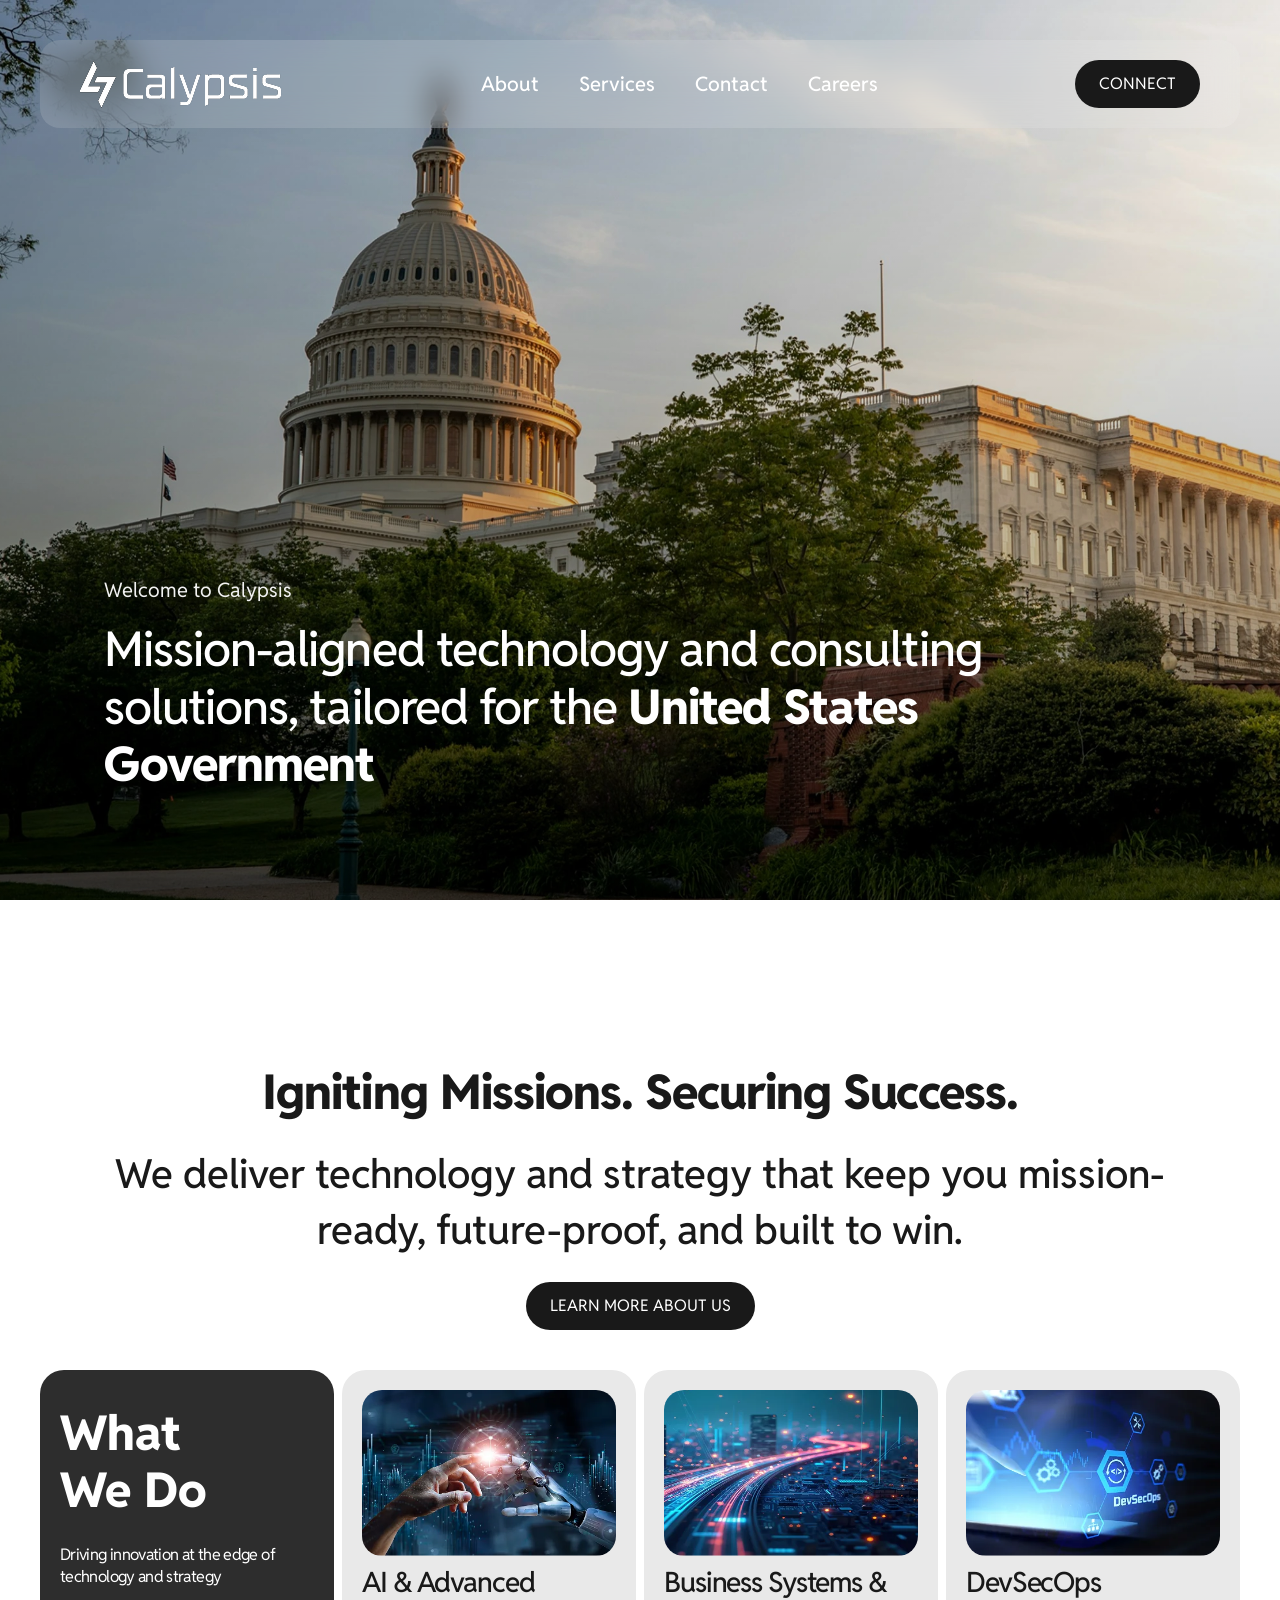
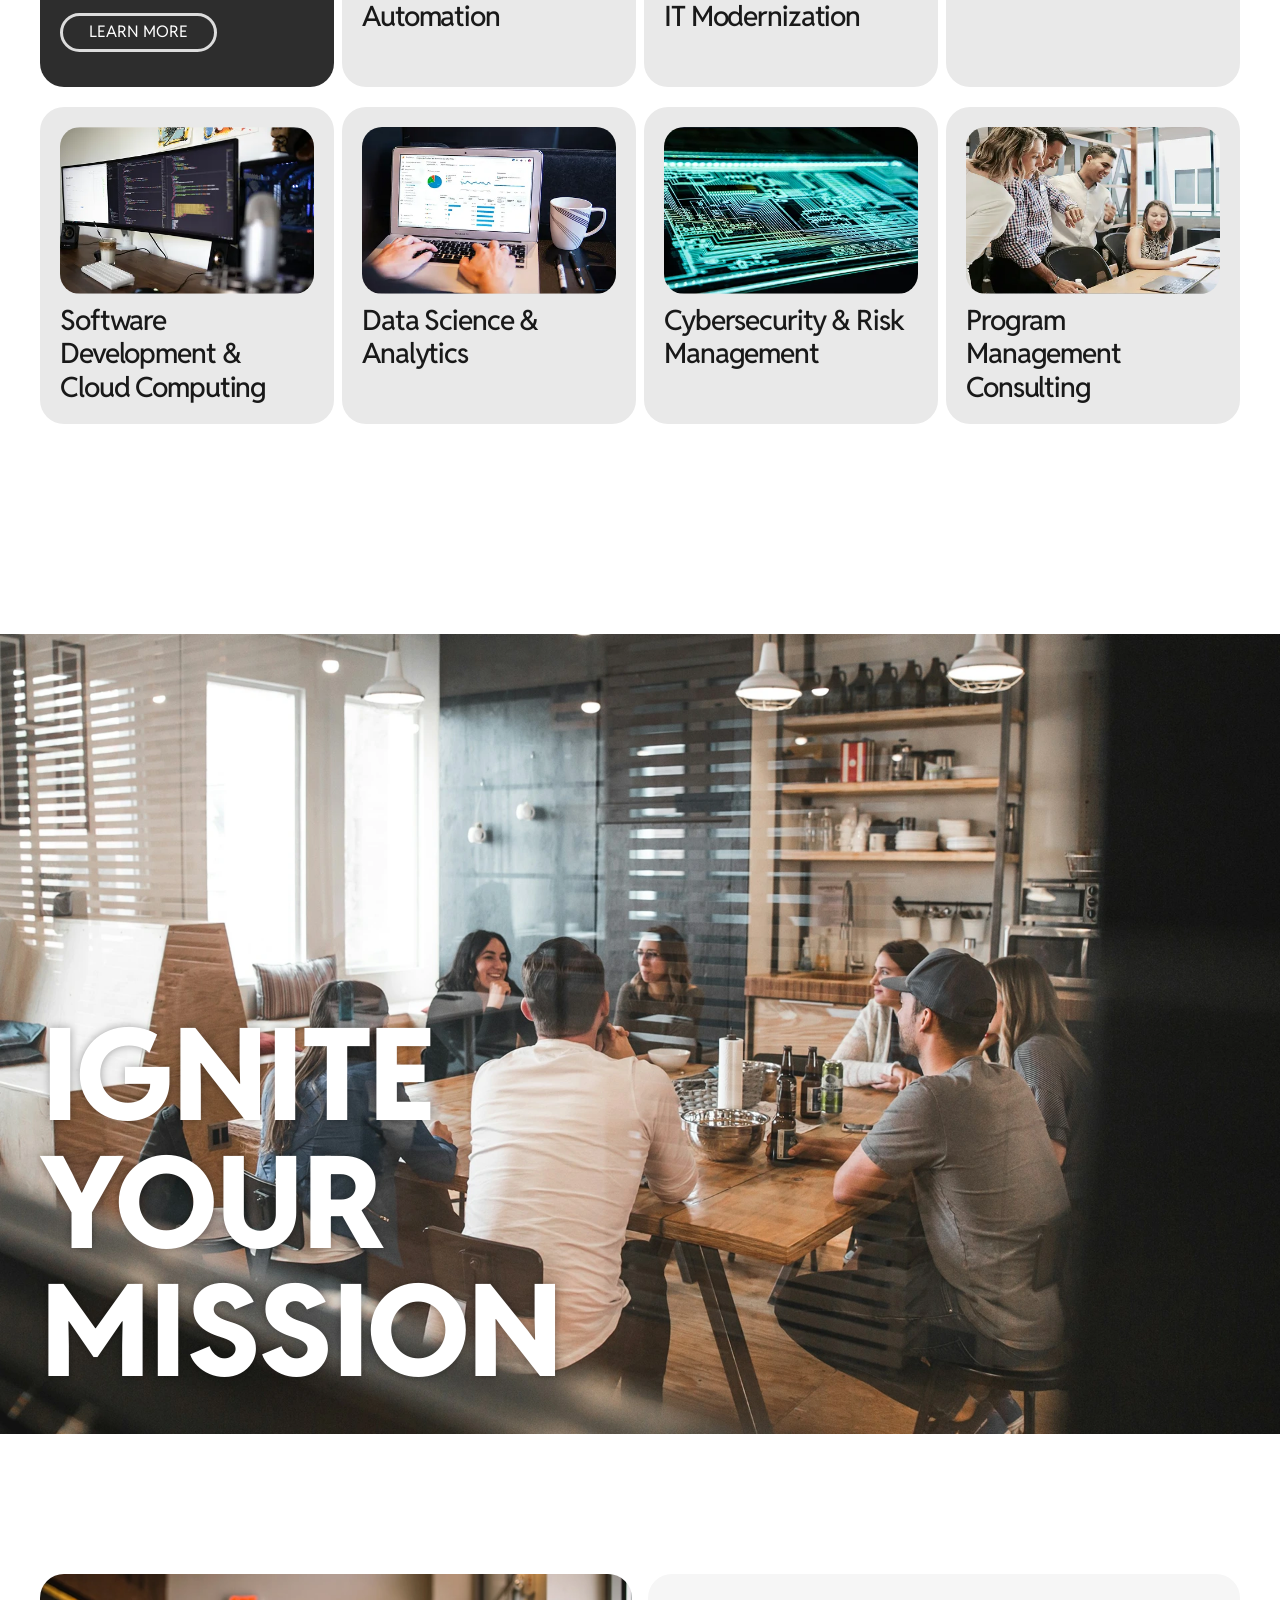
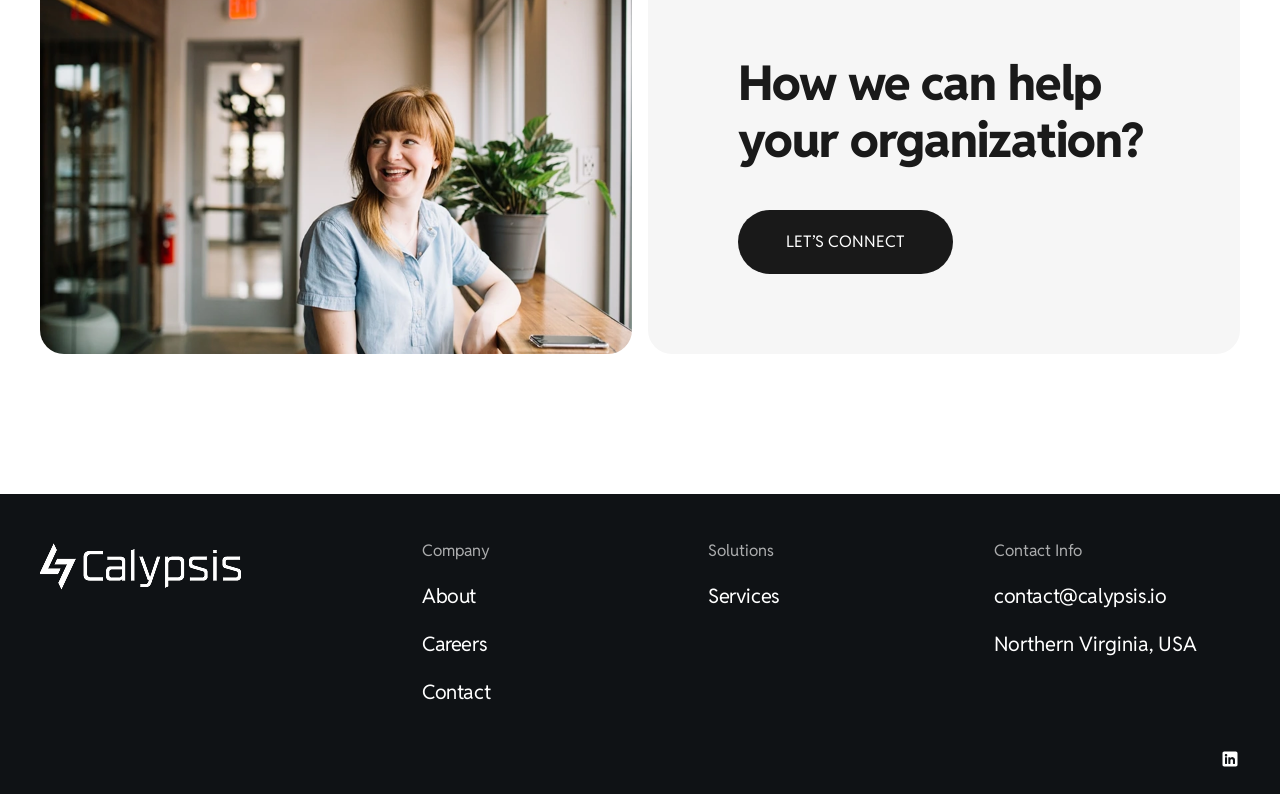
<file: index.html>
<!DOCTYPE html>
<html lang="en">
<head>
	<meta charset="UTF-8">
	<meta name="viewport" content="width=device-width, initial-scale=1.0">
	<title>Calypsis | Mission-Aligned Technology & Consulting for the U.S. Government</title>
	<meta name="description" content="Calypsis is an SBA-certified SDVOSB delivering AI, cloud, DevSecOps, cybersecurity, and IT modernization solutions for U.S. Government agencies, the Intelligence Community, and the Department of Defense.">
	<meta name="keywords" content="Calypsis, SDVOSB, government technology, AI automation, DevSecOps, cybersecurity, cloud computing, IT modernization, data science, program management, federal contracting">
	<meta name="author" content="Calypsis">
	<meta name="robots" content="index, follow">
	<meta name="theme-color" content="#191919">
	<link rel="canonical" href="https://calypsis.io/">
	<meta property="og:type" content="website">
	<meta property="og:url" content="https://calypsis.io/">
	<meta property="og:title" content="Calypsis | Mission-Aligned Technology & Consulting">
	<meta property="og:description" content="Technology and strategy that keep the U.S. Government mission-ready, future-proof, and built to win.">
	<meta property="og:image" content="https://calypsis.io/img/hero-1.webp">
	<meta name="twitter:card" content="summary_large_image">
	<meta name="twitter:title" content="Calypsis | Mission-Aligned Technology & Consulting">
	<meta name="twitter:description" content="Technology and strategy that keep the U.S. Government mission-ready, future-proof, and built to win.">
	<meta name="twitter:image" content="https://calypsis.io/img/hero-1.webp">
	<link rel="preconnect" href="https://fonts.googleapis.com">
	<link rel="preconnect" href="https://fonts.gstatic.com" crossorigin>
	<link rel="preload" as="image" href="img/hero-1.webp" fetchpriority="high">
	<link rel="stylesheet" href="https://fonts.googleapis.com/css2?family=Reddit+Sans:ital,wght@0,400;0,500;0,800;1,400&display=block">
	<link rel="stylesheet" href="css/style.css">
	<link rel="icon" type="image/x-icon" href="img/calypsismini.ico">
	<script type="application/ld+json">
	{
		"@context": "https://schema.org",
		"@type": "Organization",
		"name": "Calypsis",
		"url": "https://calypsis.io/",
		"logo": "https://calypsis.io/img/logo.png",
		"email": "contact@calypsis.io",
		"address": {
			"@type": "PostalAddress",
			"addressRegion": "Virginia",
			"addressCountry": "US"
		},
		"description": "SBA-certified SDVOSB delivering digital transformation, AI, cybersecurity and consulting solutions to the U.S. Government."
	}
	</script>
</head>
<body>
	<header>
		<div class="container">
			<div class="outer__header">
				<a href="index.html" aria-label="Calypsis home">
					<img src="img/logo.png" alt="Calypsis logo" width="203" height="48" fetchpriority="high">
				</a>
				<ul role="navigation" aria-label="Primary">
					<li><a href="about-us.html">About</a></li>
					<li><a href="services.html">Services</a></li>
					<li><a href="contact-us.html">Contact</a></li>
					<li><a href="careers.html">Careers</a></li>
				</ul>
				<div class="btn">
					<a href="contact-us.html">Connect</a>
				</div>
				<div class="menu__btn">
					<a href="#menu" role="button" aria-label="Toggle navigation menu" aria-expanded="false" aria-controls="primary-menu">
						<span></span>
						<span></span>
						<span></span>
					</a>
				</div>
			</div>
		</div>
	</header>
	<main>
	<section class="hero__section" style="background:url('img/hero-1.webp')">
		<div class="container">
			<div class="outer__hero">
				<div class="box">
					<span>Welcome to Calypsis</span>
					<h1>Mission-aligned technology and consulting solutions, tailored for the <span>United States Government</span></h1>
				</div>
			</div>
		</div>
	</section>
	<section class="desc__wrapper">
		<div class="container">
			<div class="outer__desc">
				<h2>Igniting Missions. Securing Success.</h2>
				<p>We deliver technology and strategy that keep you mission-ready, future-proof, and built to win.</p>
				<div class="btn">
					<a href="about-us.html">LEARN MORE about us</a>
				</div>
			</div>
			<div class="grid__elems">
				<div class="box main">
					<h2>What <br> We Do</h2>
					<p>Driving innovation at the edge of <br>
					technology and strategy</p>
					<div class="btn">
						<a href="services.html">LEARN MORE</a>
					</div>
				</div>
				<div class="box media__box">
					<div class="media">
						<img src="img/template1.webp" alt="AI and advanced automation" width="441" height="290" loading="lazy" decoding="async">
					</div>
					<p>AI & Advanced <br> Automation</p>
				</div>
				<div class="box media__box">
					<div class="media">
						<img src="img/template2.webp" alt="Business systems and IT modernization" width="441" height="290" loading="lazy" decoding="async">
					</div>
					<p>Business Systems & <br> IT Modernization</p>
				</div>
				<div class="box media__box">
					<div class="media">
						<img src="img/template3.webp" alt="DevSecOps" width="441" height="290" loading="lazy" decoding="async">
					</div>
					<p>DevSecOps</p>
				</div>
				<div class="box media__box">
					<div class="media">
						<img src="img/template4.webp" alt="Software development and cloud computing" width="441" height="290" loading="lazy" decoding="async">
					</div>
					<p>Software Development & Cloud Computing</p>
				</div>
				<div class="box media__box">
					<div class="media">
						<img src="img/template5.webp" alt="Data science and analytics" width="441" height="290" loading="lazy" decoding="async">
					</div>
					<p>Data Science & Analytics</p>
				</div>
				<div class="box media__box">
					<div class="media">
						<img src="img/template6.webp" alt="Cybersecurity and risk management" width="441" height="290" loading="lazy" decoding="async">
					</div>
					<p>Cybersecurity & Risk Management</p>
				</div>
				<div class="box media__box">
					<div class="media">
						<img src="img/template7.webp" alt="Program management consulting" width="441" height="290" loading="lazy" decoding="async">
					</div>
					<p>Program Management Consulting</p>
				</div>
			</div>
		</div>
	</section>
	<section class="article__outer--box">
		<div class="article__box" style="background:url('img/articleback-1.webp')">
			<div class="container">
				<div class="outer__article">
					<h2>Ignite <br> your <br> Mission</h2>
				</div>
			</div>
		</div>
	</section>
	<section class="cta__wrapper">
		<div class="container">
			<div class="outer__cta">
				<div class="media">
					<img src="img/cta-image.webp" alt="Calypsis team supporting mission operations" width="1008" height="570" loading="lazy" decoding="async">
				</div>
				<div class="desc">
					<div class="inn">
						<h2>How we can help your organization?</h2>
						<div class="btn">
							<a href="contact-us.html">Let&rsquo;s connect</a>
						</div>
					</div>
				</div>
			</div>
		</div>
	</section>
	</main>

	<footer>
		<div class="container">
			<div class="outer__footer">
				<div class="top">
					<div class="logo">
						<a href="index.html" aria-label="Calypsis home">
							<img src="img/logo.png" alt="Calypsis logo" width="203" height="48" loading="lazy" decoding="async">
						</a>
					</div>
					<div class="menus">
						<div class="menu">
							<p>Company</p>
							<ul>
								<li><a href="about-us.html">About</a></li>
								<li><a href="careers.html">Careers</a></li>
								<li><a href="contact-us.html">Contact</a></li>
							</ul>
						</div>

						<div class="menu">
							<p>Solutions</p>
							<ul>
								<li><a href="services.html">Services</a></li>
							</ul>
						</div>

						<div class="menu">
							<p>Contact Info</p>
							<ul>
								<li><a href="mailto:contact@calypsis.io">contact@calypsis.io</a></li>
								<li>Northern Virginia, USA</li>
							</ul>
						</div>
					</div>
				</div>
				<div class="bottom">
					
					<ul>
						<li><a href="https://www.linkedin.com/company/calypsisllc/" target="_blank" class="icon" aria-label="LinkedIn"><img src="img/linkedin.svg" alt="" width="24" height="24" loading="lazy" decoding="async"></a></li>
					</ul>
				</div>
			</div>
		</div>
	</footer>
	<script src="https://code.jquery.com/jquery-3.7.1.min.js" integrity="sha256-/JqT3SQfawRcv/BIHPThkBvs0OEvtFFmqPF/lYI/Cxo=" crossorigin="anonymous" defer></script>
	<script src="js/script.js" defer></script>
</body>
</html>
</file>
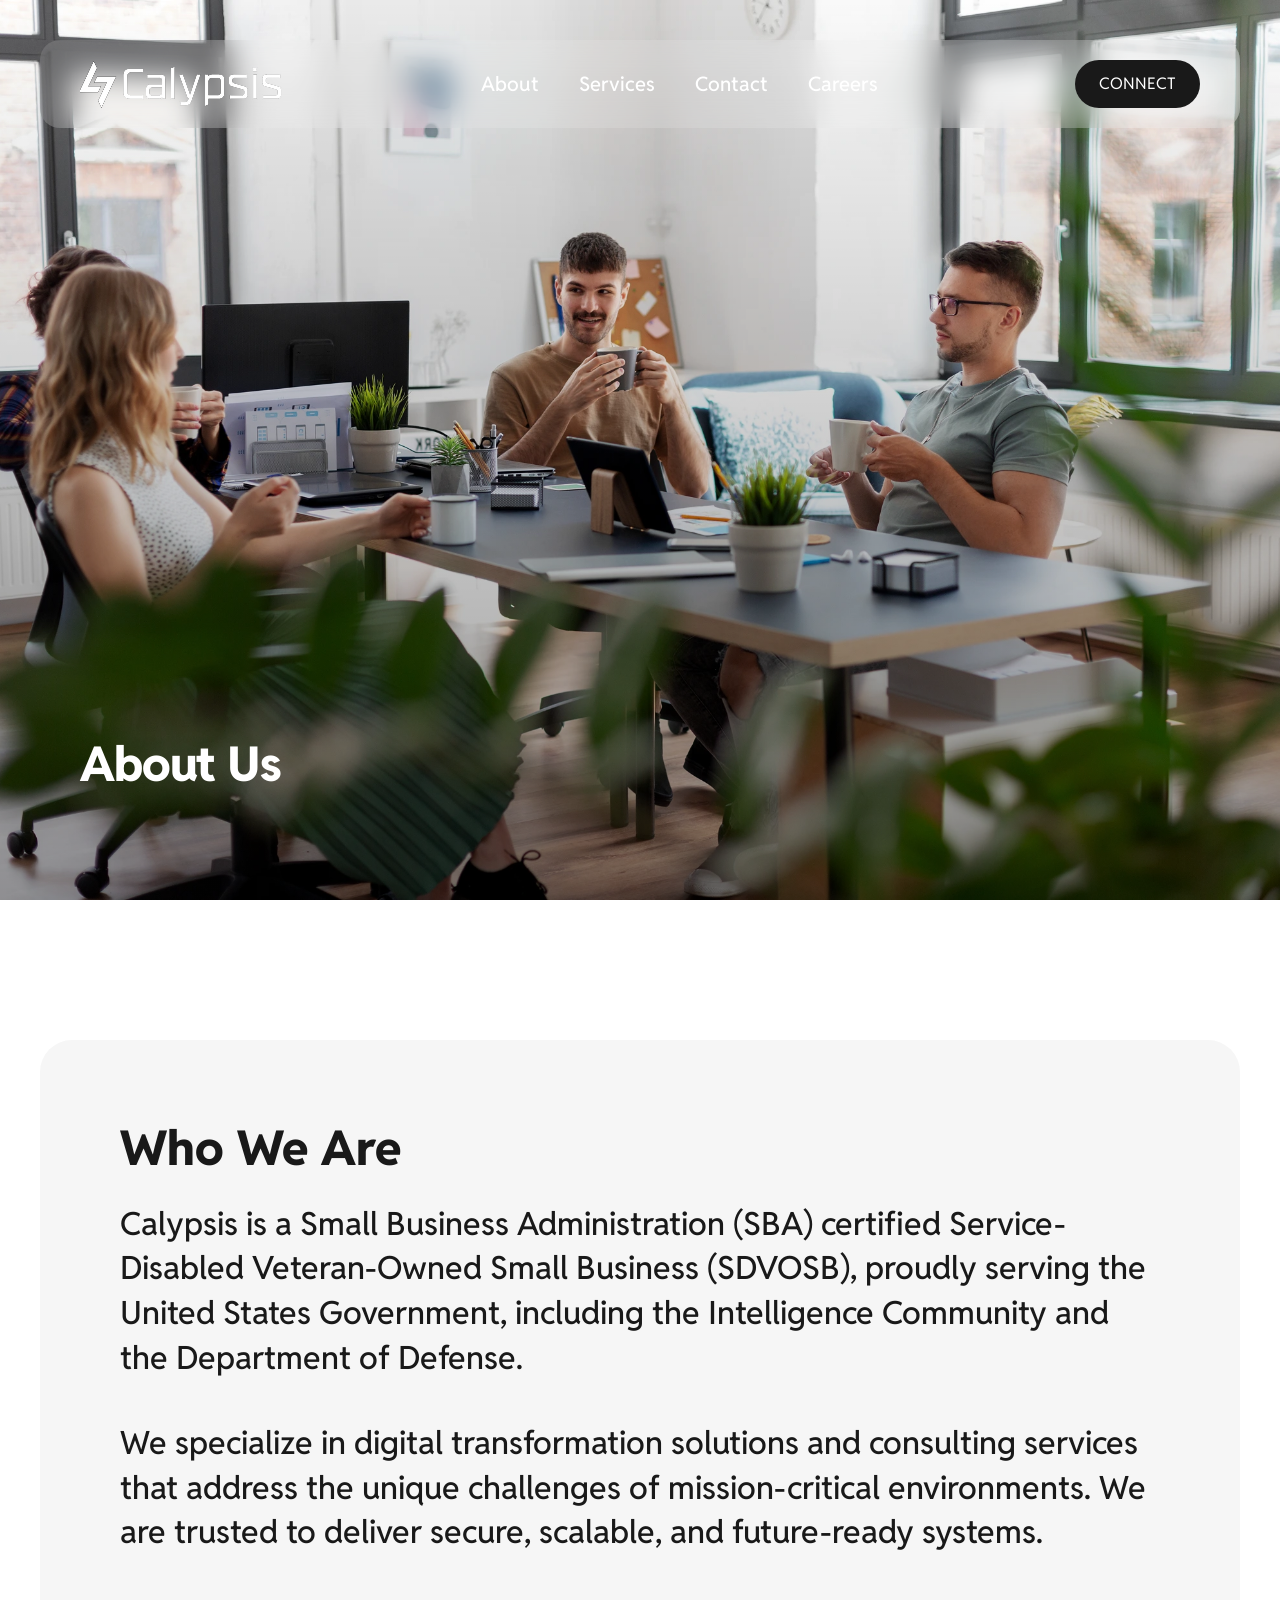
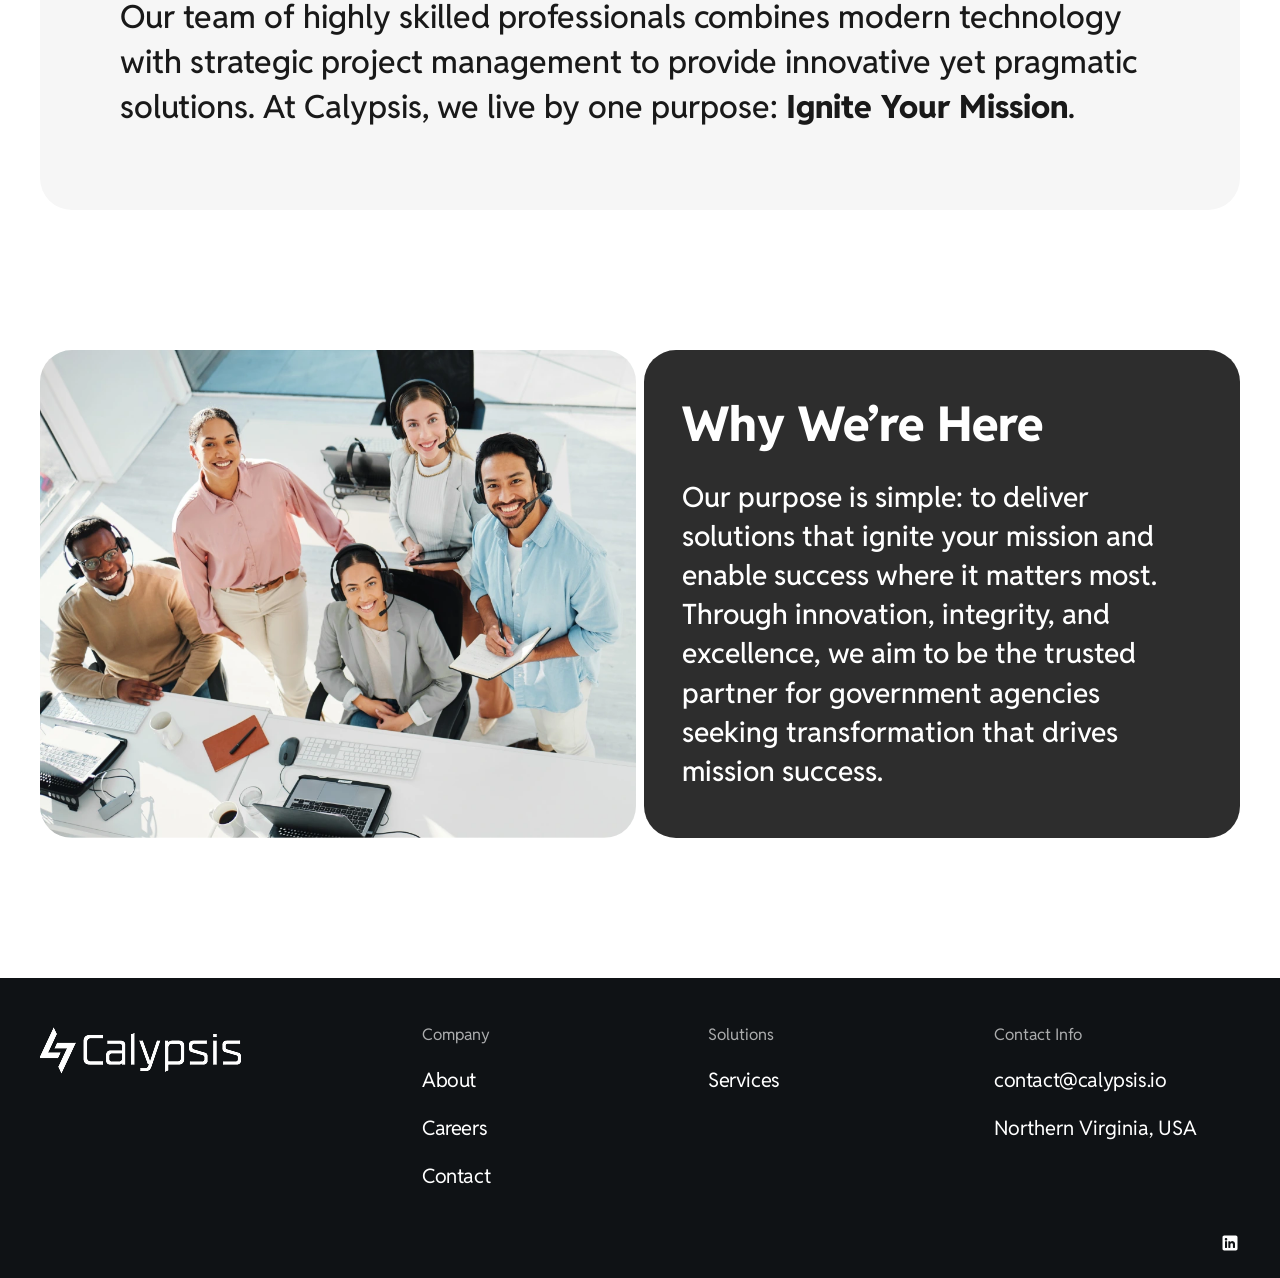
<file: about-us.html>
<!DOCTYPE html>
<html lang="en">
<head>
	<meta charset="UTF-8">
	<meta name="viewport" content="width=device-width, initial-scale=1.0">
	<title>About Us | Calypsis &mdash; SDVOSB Technology & Consulting</title>
	<meta name="description" content="Calypsis is an SBA-certified Service-Disabled Veteran-Owned Small Business delivering secure, scalable and future-ready digital transformation solutions to the U.S. Government, Intelligence Community, and Department of Defense.">
	<meta name="keywords" content="About Calypsis, SDVOSB, veteran-owned, government consulting, digital transformation, defense contracting, Intelligence Community">
	<meta name="author" content="Calypsis">
	<meta name="robots" content="index, follow">
	<meta name="theme-color" content="#191919">
	<link rel="canonical" href="https://calypsis.io/about-us.html">
	<meta property="og:type" content="website">
	<meta property="og:url" content="https://calypsis.io/about-us.html">
	<meta property="og:title" content="About Us | Calypsis">
	<meta property="og:description" content="Learn about Calypsis &mdash; an SDVOSB trusted by the U.S. Government to deliver mission-critical digital transformation.">
	<meta property="og:image" content="https://calypsis.io/img/about-back.webp">
	<meta name="twitter:card" content="summary_large_image">
	<meta name="twitter:title" content="About Us | Calypsis">
	<meta name="twitter:description" content="Learn about Calypsis &mdash; an SDVOSB trusted by the U.S. Government to deliver mission-critical digital transformation.">
	<meta name="twitter:image" content="https://calypsis.io/img/about-back.webp">
	<link rel="preconnect" href="https://fonts.googleapis.com">
	<link rel="preconnect" href="https://fonts.gstatic.com" crossorigin>
	<link rel="preload" as="image" href="img/about-back.webp" fetchpriority="high">
	<link rel="stylesheet" href="https://fonts.googleapis.com/css2?family=Reddit+Sans:ital,wght@0,400;0,500;0,800;1,400&display=block">
	<link rel="stylesheet" href="css/style.css">
	<link rel="icon" type="image/x-icon" href="img/calypsismini.ico">
</head>
<body>
	<header>
		<div class="container">
			<div class="outer__header">
				<a href="index.html" aria-label="Calypsis home">
					<img src="img/logo.png" alt="Calypsis logo" width="203" height="48" fetchpriority="high">
				</a>
				<ul role="navigation" aria-label="Primary">
					<li><a href="about-us.html" aria-current="page">About</a></li>
					<li><a href="services.html">Services</a></li>
					<li><a href="contact-us.html">Contact</a></li>
					<li><a href="careers.html">Careers</a></li>
				</ul>
				<div class="btn">
					<a href="contact-us.html">Connect</a>
				</div>
				<div class="menu__btn">
					<a href="#menu" role="button" aria-label="Toggle navigation menu" aria-expanded="false" aria-controls="primary-menu">
						<span></span>
						<span></span>
						<span></span>
					</a>
				</div>
			</div>
		</div>
	</header>
	<main>
	<section class="hero__section contact-us" style="background:url('img/about-back.webp')">
		<div class="container">
			<div class="outer__hero">
				<div class="box">
					<h1 class="extra-bold">About Us</h1>
				</div>
			</div>
		</div>
	</section>
	<section class="reach-out who-we-are">
		<div class="container">
			<div class="outer__reach">
				<div class="desc">
					<div class="inn">
						<h2>Who We Are</h2>
						<p>Calypsis is a Small Business Administration (SBA) certified Service-Disabled Veteran-Owned Small Business (SDVOSB), proudly serving the United States Government, including the Intelligence Community and the Department of Defense.</p>
						<p>We specialize in digital transformation solutions and consulting services that address the unique challenges of mission-critical environments. We are trusted to deliver secure, scalable, and future-ready systems.</p>
						<p>Our team of highly skilled professionals combines modern technology with strategic project management to provide innovative yet pragmatic solutions. At Calypsis, we live by one purpose: <span>Ignite Your Mission</span>.</p>
					</div>
				</div>
			</div>
		</div>
	</section>

	<section class="reach-out why-we">
		<div class="container">
			<div class="outer__reach">

				<div class="media">
					<img src="img/why-we-image.webp" alt="Calypsis mission-focused team" width="1017" height="833" loading="lazy" decoding="async">
				</div>
				<div class="desc">
					<div class="inn">
						<h2>Why We&rsquo;re Here</h2>
						<p>Our purpose is simple: to deliver solutions that ignite your mission and enable success where  it matters most. Through innovation, integrity, and excellence, we aim to be the trusted partner for government agencies seeking transformation that drives mission success.</p>
					</div>
				</div>
			</div>
		</div>
	</section>
	</main>
	<footer>
		<div class="container">
			<div class="outer__footer">
				<div class="top">
					<div class="logo">
						<a href="index.html" aria-label="Calypsis home">
							<img src="img/logo.png" alt="Calypsis logo" width="203" height="48" loading="lazy" decoding="async">
						</a>
					</div>
					<div class="menus">
						<div class="menu">
							<p>Company</p>
							<ul>
								<li><a href="about-us.html">About</a></li>
								<li><a href="careers.html">Careers</a></li>
								<li><a href="contact-us.html">Contact</a></li>
							</ul>
						</div>

						<div class="menu">
							<p>Solutions</p>
							<ul>
								<li><a href="services.html">Services</a></li>
							</ul>
						</div>

						<div class="menu">
							<p>Contact Info</p>
							<ul>
								<li><a href="mailto:contact@calypsis.io">contact@calypsis.io</a></li>
								<li>Northern Virginia, USA</li>
							</ul>
						</div>
					</div>
				</div>
				<div class="bottom">
					
					<ul>
						<li><a href="https://www.linkedin.com/company/calypsisllc/" target="_blank" class="icon" aria-label="LinkedIn"><img src="img/linkedin.svg" alt="" width="24" height="24" loading="lazy" decoding="async"></a></li>
					</ul>
				</div>
			</div>
		</div>
	</footer>
	<script src="https://code.jquery.com/jquery-3.7.1.min.js" integrity="sha256-/JqT3SQfawRcv/BIHPThkBvs0OEvtFFmqPF/lYI/Cxo=" crossorigin="anonymous" defer></script>
	<script src="js/script.js" defer></script>
</body>
</html>
</file>
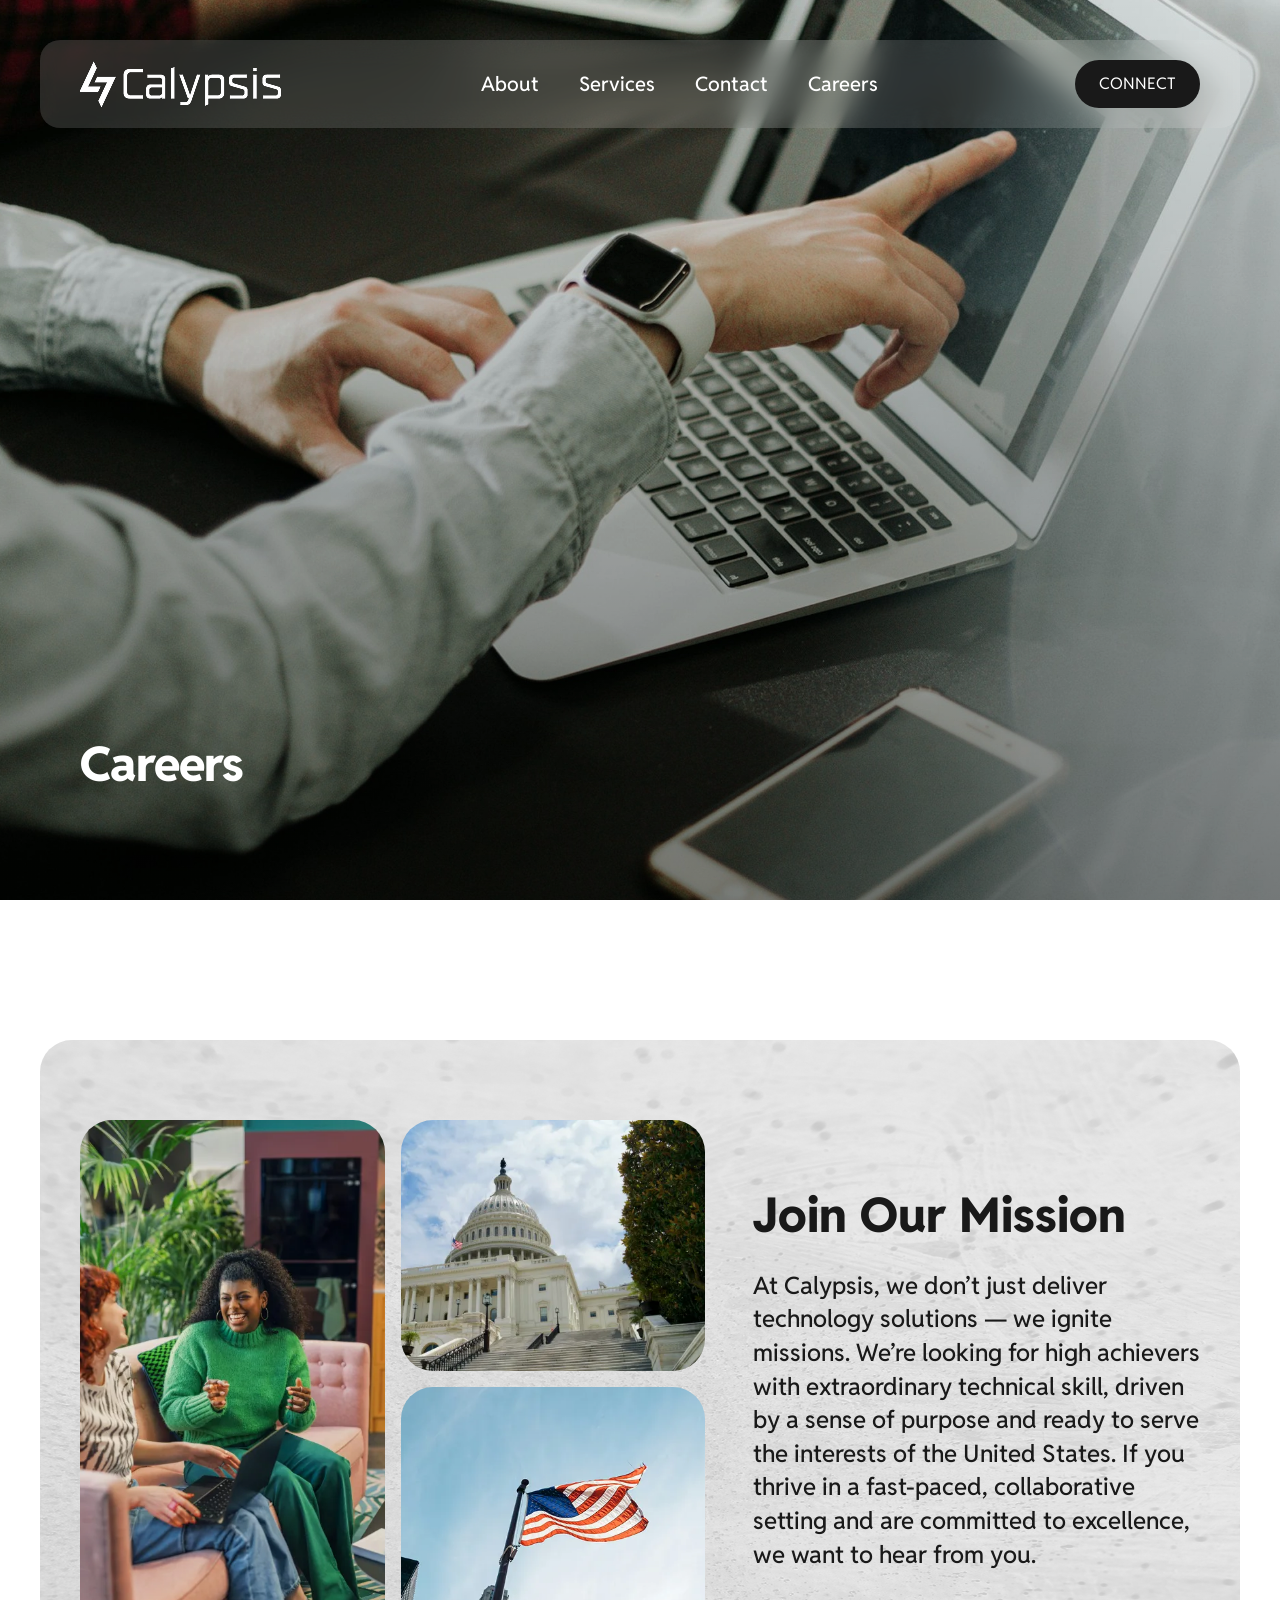
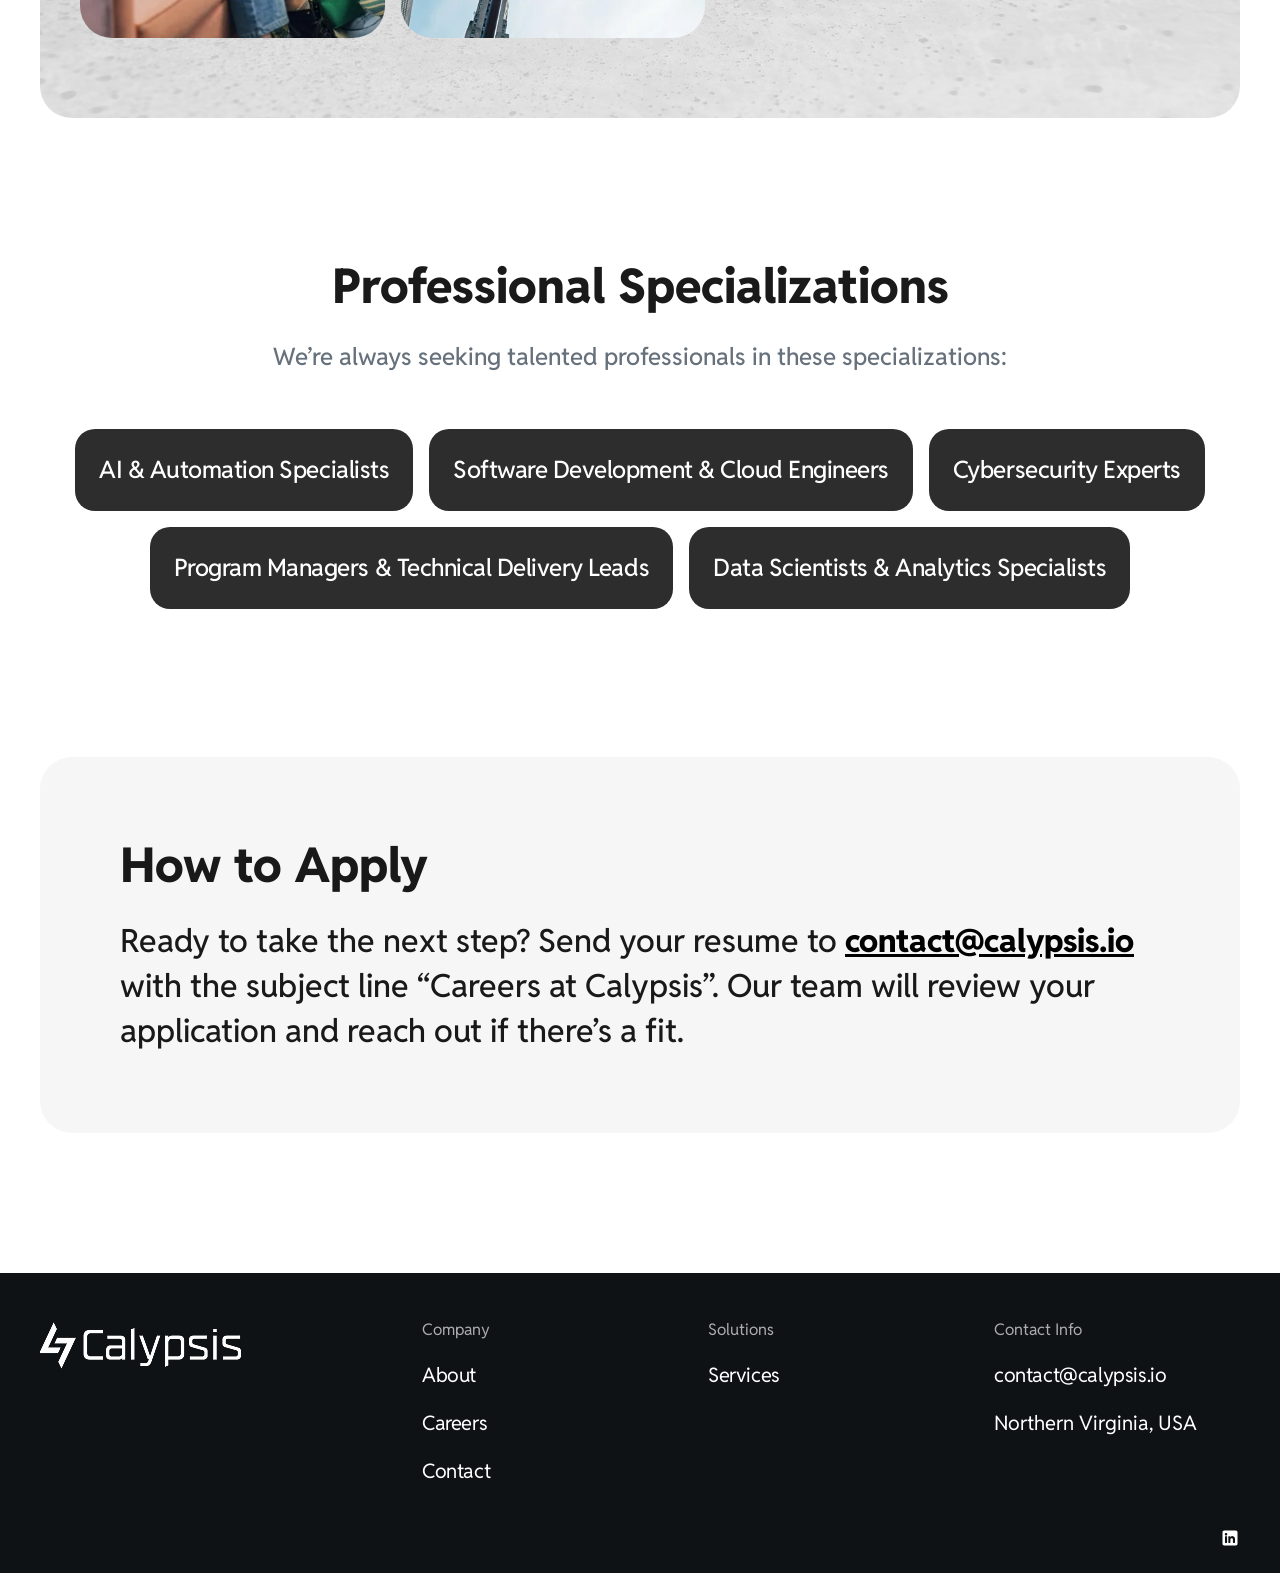
<file: careers.html>
<!DOCTYPE html>
<html lang="en">
<head>
	<meta charset="UTF-8">
	<meta name="viewport" content="width=device-width, initial-scale=1.0">
	<title>Careers | Calypsis &mdash; Join Our Mission</title>
	<meta name="description" content="Join Calypsis and help ignite mission success for the U.S. Government. We&rsquo;re hiring AI & automation specialists, cloud engineers, cybersecurity experts, program managers, and data scientists.">
	<meta name="keywords" content="Calypsis careers, government technology jobs, AI jobs, cloud engineer jobs, cybersecurity jobs, data science jobs, program manager">
	<meta name="author" content="Calypsis">
	<meta name="robots" content="index, follow">
	<meta name="theme-color" content="#191919">
	<link rel="canonical" href="https://calypsis.io/careers.html">
	<meta property="og:type" content="website">
	<meta property="og:url" content="https://calypsis.io/careers.html">
	<meta property="og:title" content="Careers | Calypsis">
	<meta property="og:description" content="We&rsquo;re looking for high achievers driven by purpose. Explore careers at Calypsis and help serve the interests of the United States.">
	<meta property="og:image" content="https://calypsis.io/img/careers-background.webp">
	<meta name="twitter:card" content="summary_large_image">
	<meta name="twitter:title" content="Careers | Calypsis">
	<meta name="twitter:description" content="We&rsquo;re looking for high achievers driven by purpose. Explore careers at Calypsis and help serve the interests of the United States.">
	<meta name="twitter:image" content="https://calypsis.io/img/careers-background.webp">
	<link rel="preconnect" href="https://fonts.googleapis.com">
	<link rel="preconnect" href="https://fonts.gstatic.com" crossorigin>
	<link rel="preload" as="image" href="img/careers-background.webp" fetchpriority="high">
	<link rel="stylesheet" href="https://fonts.googleapis.com/css2?family=Reddit+Sans:ital,wght@0,400;0,500;0,800;1,400&display=block">
	<link rel="stylesheet" href="css/style.css">
	<link rel="icon" type="image/x-icon" href="img/calypsismini.ico">
</head>
<body>
	<header>
		<div class="container">
			<div class="outer__header">
				<a href="index.html" aria-label="Calypsis home">
					<img src="img/logo.png" alt="Calypsis logo" width="203" height="48" fetchpriority="high">
				</a>
				<ul role="navigation" aria-label="Primary">
					<li><a href="about-us.html">About</a></li>
					<li><a href="services.html">Services</a></li>
					<li><a href="contact-us.html">Contact</a></li>
					<li><a href="careers.html" aria-current="page">Careers</a></li>
				</ul>
				<div class="btn">
					<a href="contact-us.html">Connect</a>
				</div>
				<div class="menu__btn">
					<a href="#menu" role="button" aria-label="Toggle navigation menu" aria-expanded="false" aria-controls="primary-menu">
						<span></span>
						<span></span>
						<span></span>
					</a>
				</div>
			</div>
		</div>
	</header>
	<main>
	<section class="hero__section contact-us" style="background:url('img/careers-background.webp')">
		<div class="container">
			<div class="outer__hero">
				<div class="box">
					<h1 class="extra-bold">Careers</h1>
				</div>
			</div>
		</div>
	</section>
	<section class="join__mission">
		<div class="container">
			<div class="outer__join">
				<div class="media">
					<div class="image-long">
						<img src="img/mission-1.webp" alt="Calypsis team at work" width="457" height="762" loading="lazy" decoding="async">
					</div>
					<div class="image__double">
						<div class="img"><img src="img/mission-2.webp" alt="Calypsis collaboration" width="457" height="369" loading="lazy" decoding="async"></div>
						<div class="img"><img src="img/mission-3.webp" alt="Calypsis engineering excellence" width="456" height="369" loading="lazy" decoding="async"></div>
					</div>
				</div>
				<div class="desc">
					<h2>Join Our Mission</h2>
					<p>At Calypsis, we don&rsquo;t just deliver technology solutions &mdash; we ignite missions. We&rsquo;re looking for high achievers with extraordinary technical skill, driven by a sense of purpose and ready to serve the interests of the United States. If you thrive in a fast-paced, collaborative setting and are committed to excellence, we want to hear from you.</p>
				</div>
			</div>
		</div>
	</section>
	<section class="specialization">
		<div class="container">
			<div class="outer__spec">
				<div class="top">
					<h2>Professional Specializations</h2>
					<p>We&rsquo;re always seeking talented professionals in these specializations:</p>
				</div>
				<ul>
					<li>AI & Automation Specialists</li>
					<li>Software Development & Cloud Engineers</li>
					<li>Cybersecurity Experts</li>
					<li>Program Managers & Technical Delivery Leads</li>
					<li>Data Scientists & Analytics Specialists</li>
				</ul>
			</div>
		</div>
	</section>
	<section class="reach-out who-we-are">
		<div class="container">
			<div class="outer__reach">
				<div class="desc">
					<div class="inn">
						<h2>How to Apply</h2>
						<p>Ready to take the next step? Send your resume to <span><a href="mailto:contact@calypsis.io?subject=Careers%20at%20Calypsis">contact@calypsis.io</a></span> with the subject line &ldquo;Careers at Calypsis&rdquo;. Our team will review your application and reach out if there&rsquo;s a fit.</p>
					</div>
				</div>
			</div>
		</div>
	</section>
	</main>

	<footer>
		<div class="container">
			<div class="outer__footer">
				<div class="top">
					<div class="logo">
						<a href="index.html" aria-label="Calypsis home">
							<img src="img/logo.png" alt="Calypsis logo" width="203" height="48" loading="lazy" decoding="async">
						</a>
					</div>
					<div class="menus">
						<div class="menu">
							<p>Company</p>
							<ul>
								<li><a href="about-us.html">About</a></li>
								<li><a href="careers.html">Careers</a></li>
								<li><a href="contact-us.html">Contact</a></li>
							</ul>
						</div>

						<div class="menu">
							<p>Solutions</p>
							<ul>
								<li><a href="services.html">Services</a></li>
							</ul>
						</div>

						<div class="menu">
							<p>Contact Info</p>
							<ul>
								<li><a href="mailto:contact@calypsis.io">contact@calypsis.io</a></li>
								<li>Northern Virginia, USA</li>
							</ul>
						</div>
					</div>
				</div>
				<div class="bottom">
					
					<ul>
						<li><a href="https://www.linkedin.com/company/calypsisllc/" target="_blank" class="icon" aria-label="LinkedIn"><img src="img/linkedin.svg" alt="" width="24" height="24" loading="lazy" decoding="async"></a></li>
					</ul>
				</div>
			</div>
		</div>
	</footer>
	<script src="https://code.jquery.com/jquery-3.7.1.min.js" integrity="sha256-/JqT3SQfawRcv/BIHPThkBvs0OEvtFFmqPF/lYI/Cxo=" crossorigin="anonymous" defer></script>
	<script src="js/script.js" defer></script>
</body>
</html>
</file>
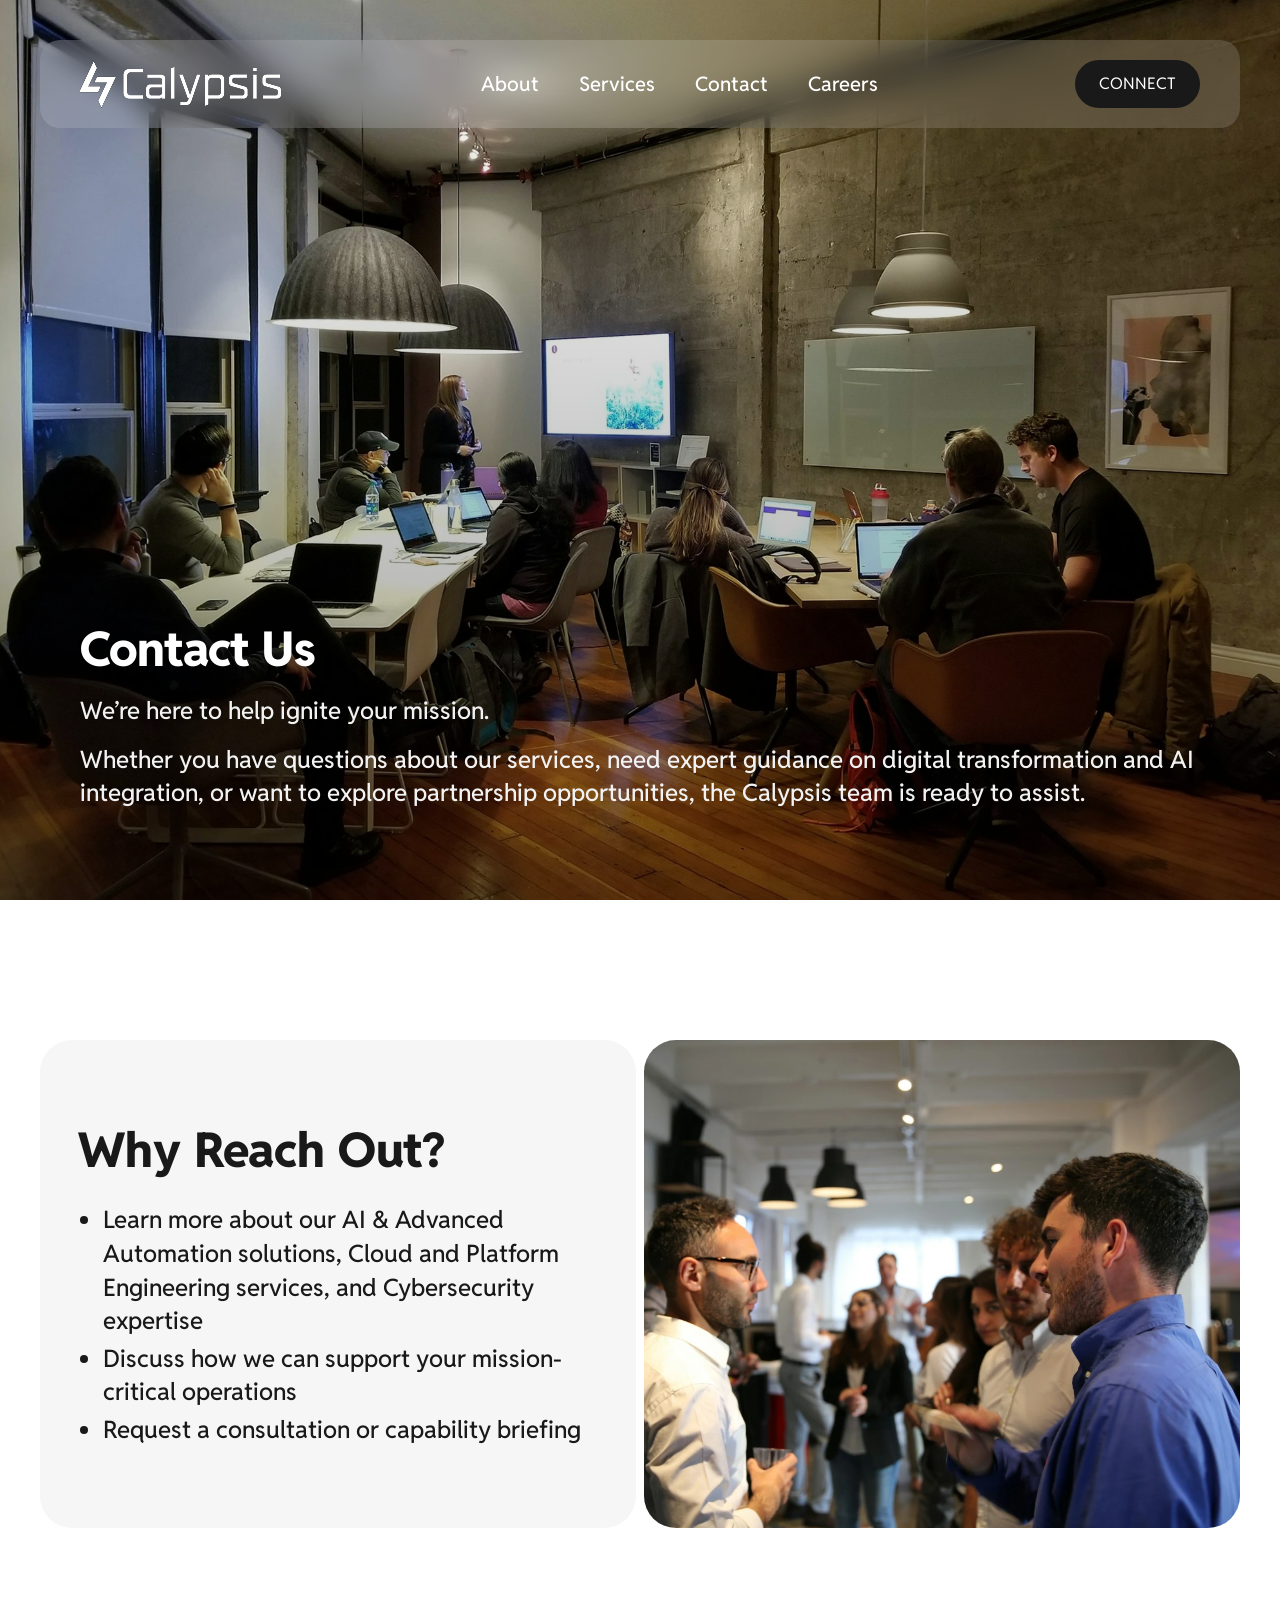
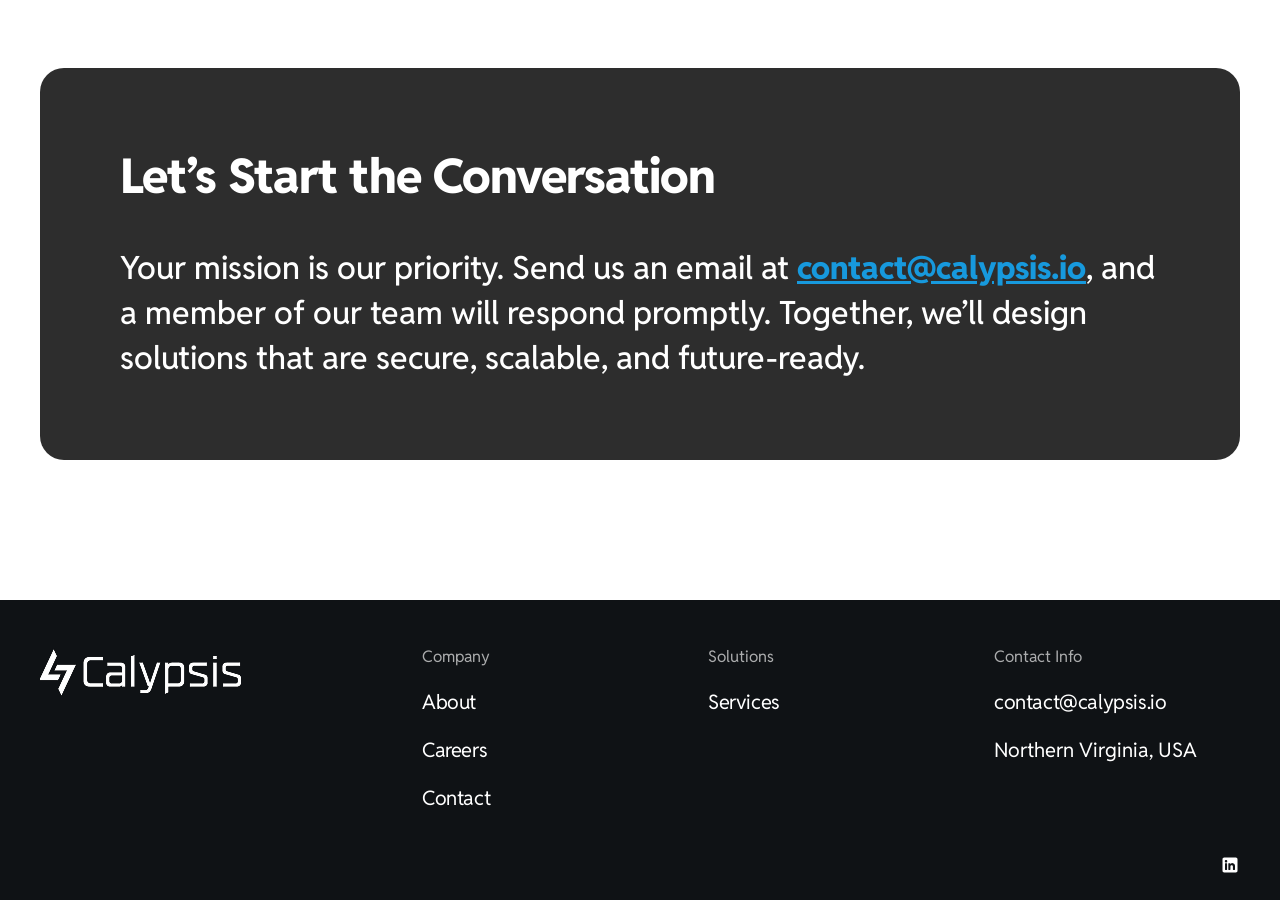
<file: contact-us.html>
<!DOCTYPE html>
<html lang="en">
<head>
	<meta charset="UTF-8">
	<meta name="viewport" content="width=device-width, initial-scale=1.0">
	<title>Contact Us | Calypsis &mdash; Ignite Your Mission</title>
	<meta name="description" content="Get in touch with Calypsis to discuss AI, cloud engineering, and cybersecurity solutions, mission-critical support, and consultations. Email contact@calypsis.io.">
	<meta name="keywords" content="Contact Calypsis, government IT consulting, mission-critical support, AI automation, cybersecurity, capability briefing">
	<meta name="author" content="Calypsis">
	<meta name="robots" content="index, follow">
	<meta name="theme-color" content="#191919">
	<link rel="canonical" href="https://calypsis.io/contact-us.html">
	<meta property="og:type" content="website">
	<meta property="og:url" content="https://calypsis.io/contact-us.html">
	<meta property="og:title" content="Contact Us | Calypsis">
	<meta property="og:description" content="Reach the Calypsis team to explore partnerships, request a capability briefing, or discuss mission-critical support.">
	<meta property="og:image" content="https://calypsis.io/img/contact-image.webp">
	<meta name="twitter:card" content="summary_large_image">
	<meta name="twitter:title" content="Contact Us | Calypsis">
	<meta name="twitter:description" content="Reach the Calypsis team to explore partnerships, request a capability briefing, or discuss mission-critical support.">
	<meta name="twitter:image" content="https://calypsis.io/img/contact-image.webp">
	<link rel="preconnect" href="https://fonts.googleapis.com">
	<link rel="preconnect" href="https://fonts.gstatic.com" crossorigin>
	<link rel="preload" as="image" href="img/contact-image.webp" fetchpriority="high">
	<link rel="stylesheet" href="https://fonts.googleapis.com/css2?family=Reddit+Sans:ital,wght@0,400;0,500;0,800;1,400&display=block">
	<link rel="stylesheet" href="css/style.css">
	<link rel="icon" type="image/x-icon" href="img/calypsismini.ico">
</head>
<body>
	<header>
		<div class="container">
			<div class="outer__header">
				<a href="index.html" aria-label="Calypsis home">
					<img src="img/logo.png" alt="Calypsis logo" width="203" height="48" fetchpriority="high">
				</a>
				<ul role="navigation" aria-label="Primary">
					<li><a href="about-us.html">About</a></li>
					<li><a href="services.html">Services</a></li>
					<li><a href="contact-us.html" aria-current="page">Contact</a></li>
					<li><a href="careers.html">Careers</a></li>
				</ul>
				<div class="btn">
					<a href="contact-us.html">Connect</a>
				</div>
				<div class="menu__btn">
					<a href="#menu" role="button" aria-label="Toggle navigation menu" aria-expanded="false" aria-controls="primary-menu">
						<span></span>
						<span></span>
						<span></span>
					</a>
				</div>
			</div>
		</div>
	</header>
	<main>
	<section class="hero__section contact-us" style="background:url('img/contact-image.webp')">
		<div class="container">
			<div class="outer__hero">
				<div class="box">
					<h1 class="extra-bold">Contact Us</h1>
					<p>We&rsquo;re here to help ignite your mission.</p>
					<p>Whether you have questions about our services, need expert guidance on digital transformation and AI integration, or want to explore partnership opportunities, the Calypsis team is ready to assist.</p>
				</div>
			</div>
		</div>
	</section>
	<section class="reach-out">
		<div class="container">
			<div class="outer__reach">
				<div class="desc">
					<div class="inn">
						<h2>Why Reach Out?</h2>
						<ul>
							<li>Learn more about our AI & Advanced Automation solutions, Cloud and Platform Engineering services, and Cybersecurity expertise</li>
							<li>Discuss how we can support your mission-critical operations</li>
							<li>Request a consultation or capability briefing</li>
						</ul>
					</div>
				</div>
				<div class="media">
					<img src="img/reach-image.webp" alt="Calypsis team ready to assist" width="1014" height="831" loading="lazy" decoding="async">
				</div>
			</div>
		</div>
	</section>
	<section class="conversation__block">
		<div class="container">
			<div class="outer__conversation">
				<h2>Let&rsquo;s Start the Conversation</h2>
				<p>Your mission is our priority. Send us an email at <span><a href="mailto:contact@calypsis.io">contact@calypsis.io</a></span>, and a member of our team will respond promptly. Together, we&rsquo;ll design solutions that are secure, scalable, and future-ready.</p>
			</div>
		</div>
	</section>
	</main>

	<footer>
		<div class="container">
			<div class="outer__footer">
				<div class="top">
					<div class="logo">
						<a href="index.html" aria-label="Calypsis home">
							<img src="img/logo.png" alt="Calypsis logo" width="203" height="48" loading="lazy" decoding="async">
						</a>
					</div>
					<div class="menus">
						<div class="menu">
							<p>Company</p>
							<ul>
								<li><a href="about-us.html">About</a></li>
								<li><a href="careers.html">Careers</a></li>
								<li><a href="contact-us.html">Contact</a></li>
							</ul>
						</div>

						<div class="menu">
							<p>Solutions</p>
							<ul>
								<li><a href="services.html">Services</a></li>
							</ul>
						</div>

						<div class="menu">
							<p>Contact Info</p>
							<ul>
								<li><a href="mailto:contact@calypsis.io">contact@calypsis.io</a></li>
								<li>Northern Virginia, USA</li>
							</ul>
						</div>
					</div>
				</div>
				<div class="bottom">
					
					<ul>
						<li><a href="https://www.linkedin.com/company/calypsisllc/" target="_blank" class="icon" aria-label="LinkedIn"><img src="img/linkedin.svg" alt="" width="24" height="24" loading="lazy" decoding="async"></a></li>
					</ul>
				</div>
			</div>
		</div>
	</footer>
	<script src="https://code.jquery.com/jquery-3.7.1.min.js" integrity="sha256-/JqT3SQfawRcv/BIHPThkBvs0OEvtFFmqPF/lYI/Cxo=" crossorigin="anonymous" defer></script>
	<script src="js/script.js" defer></script>
</body>
</html>
</file>
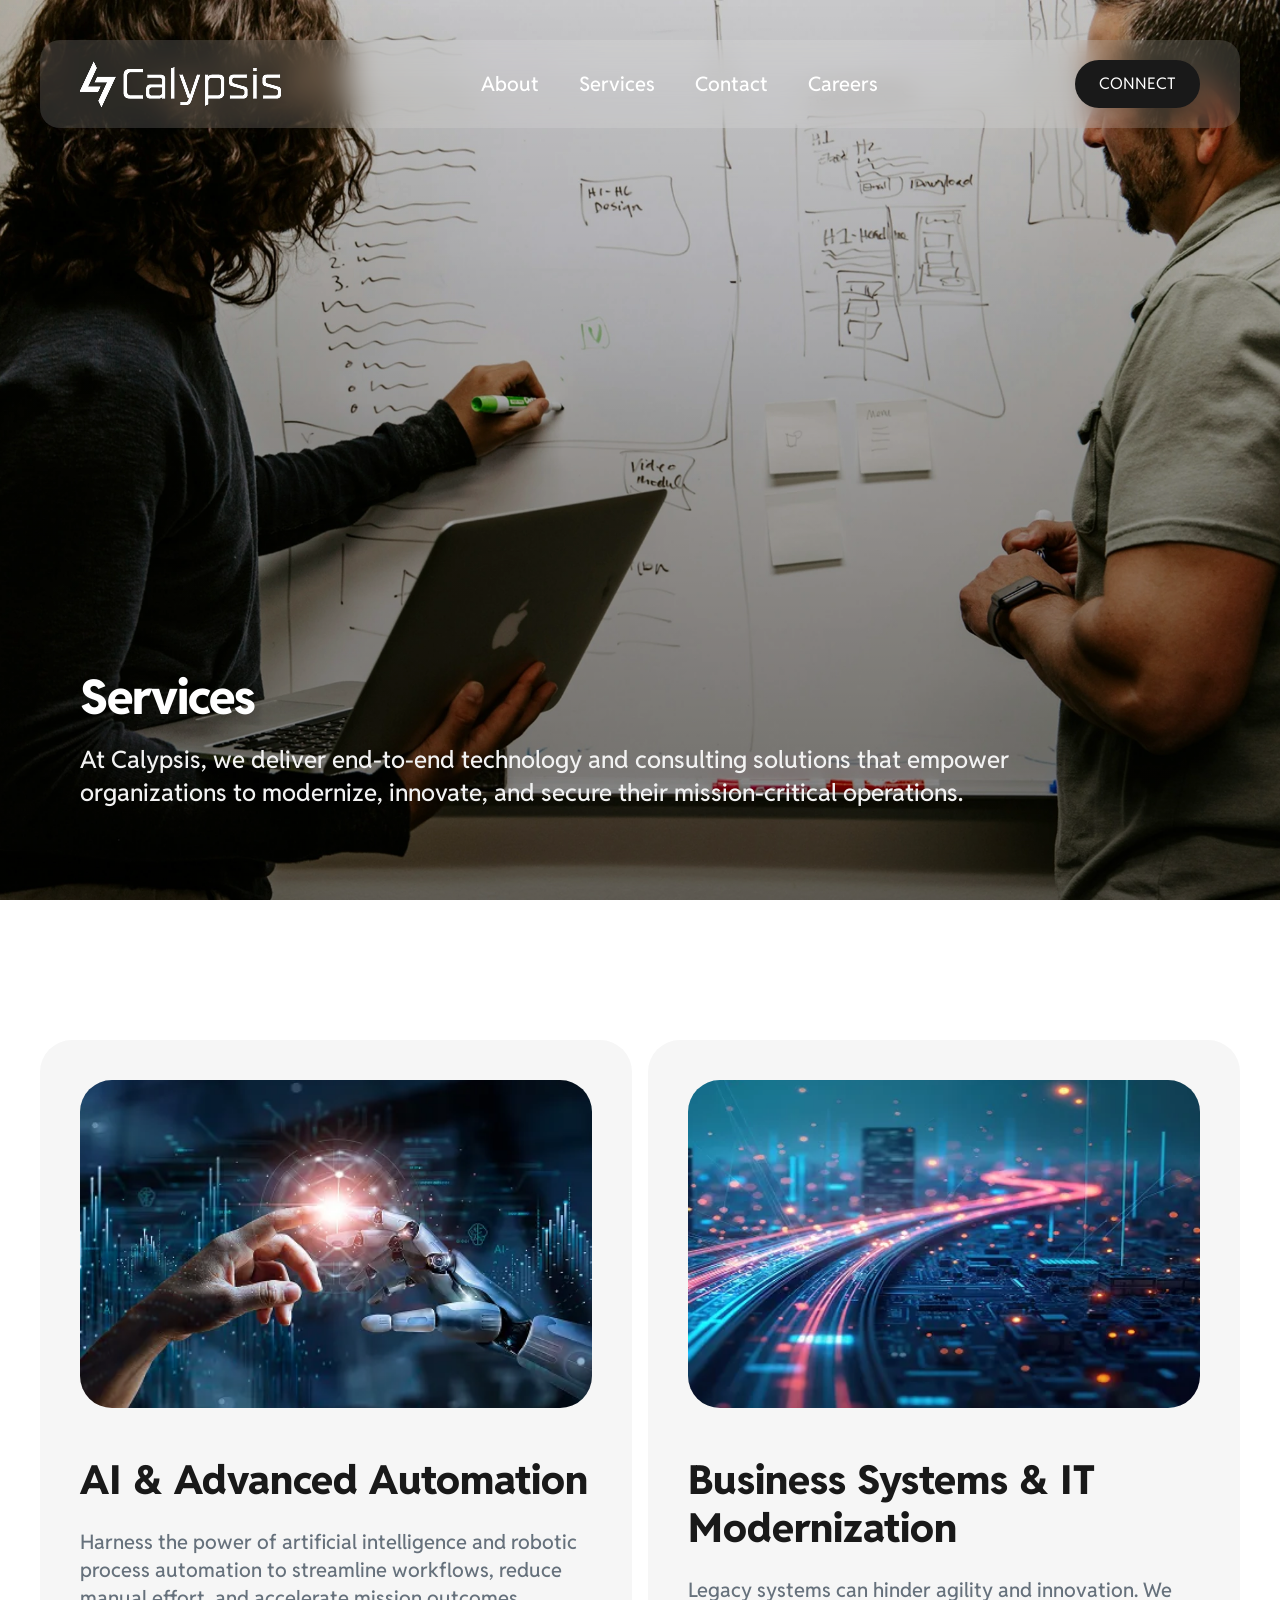
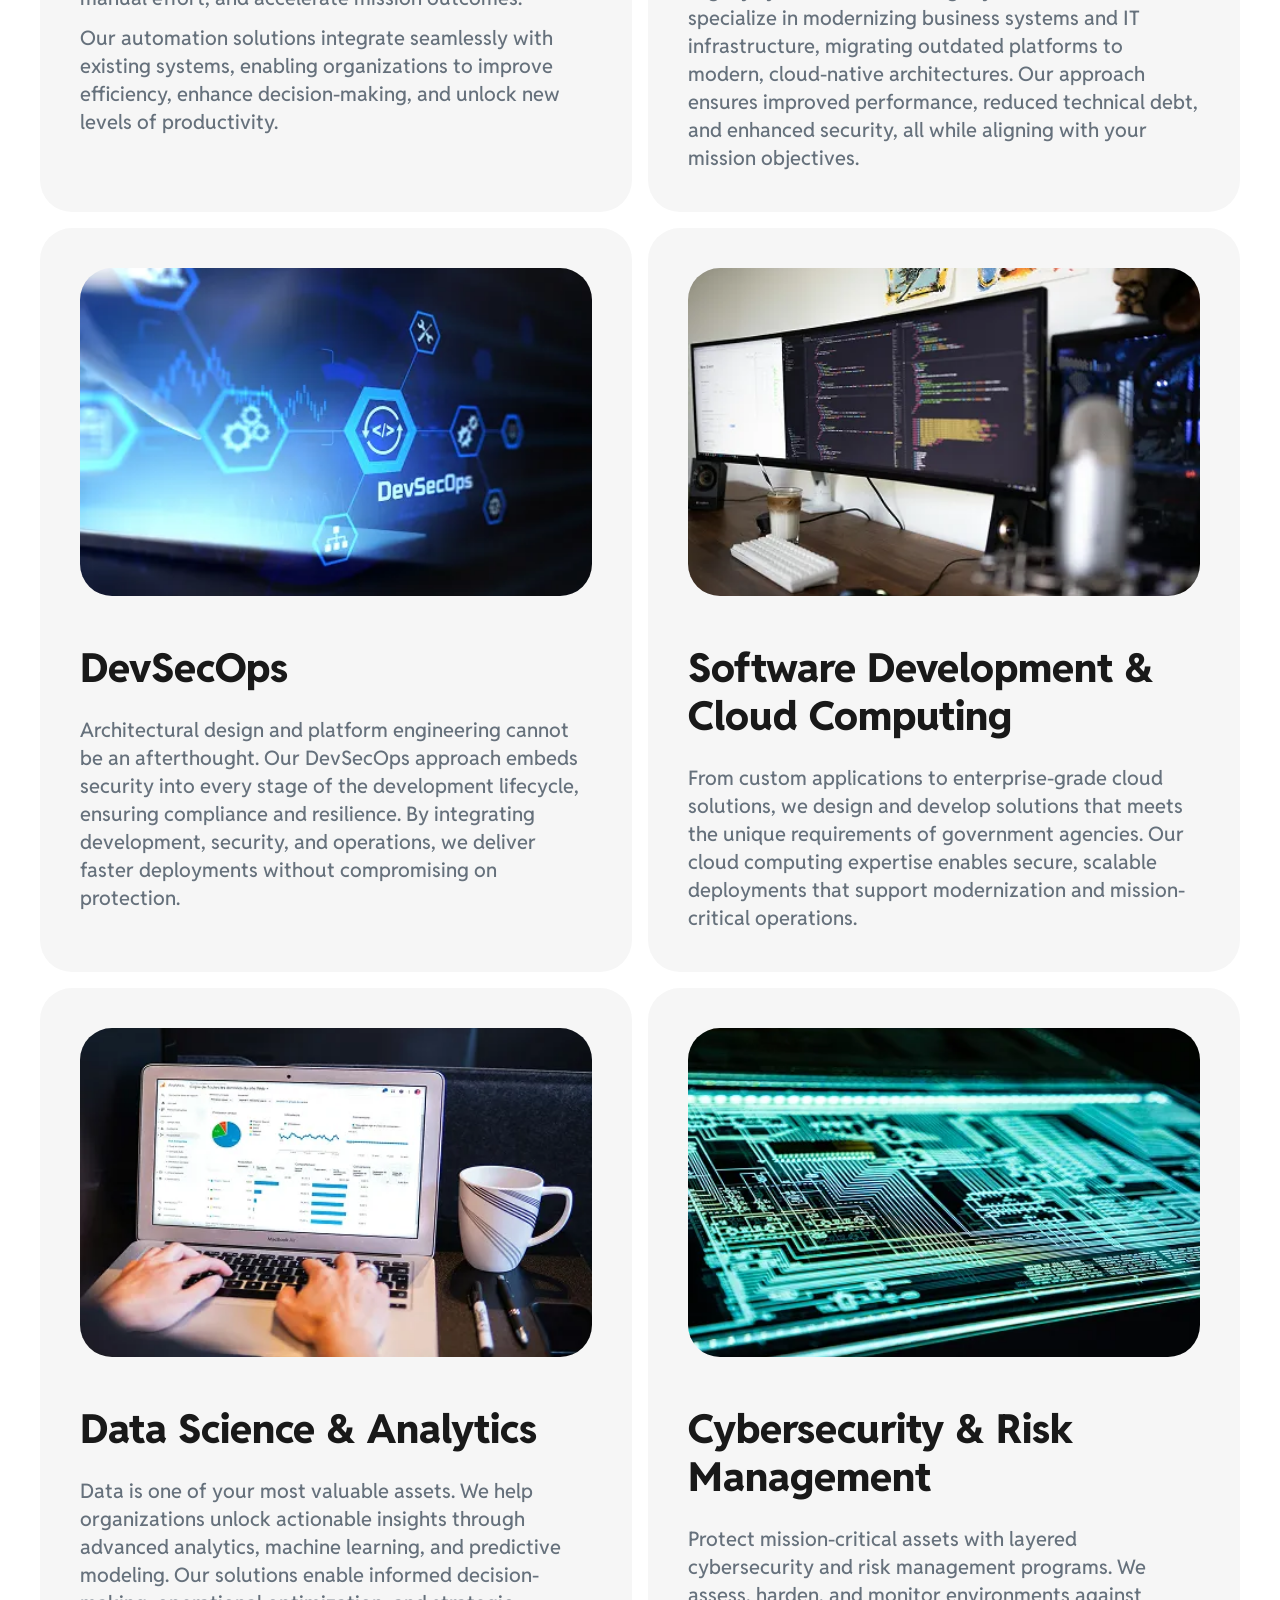
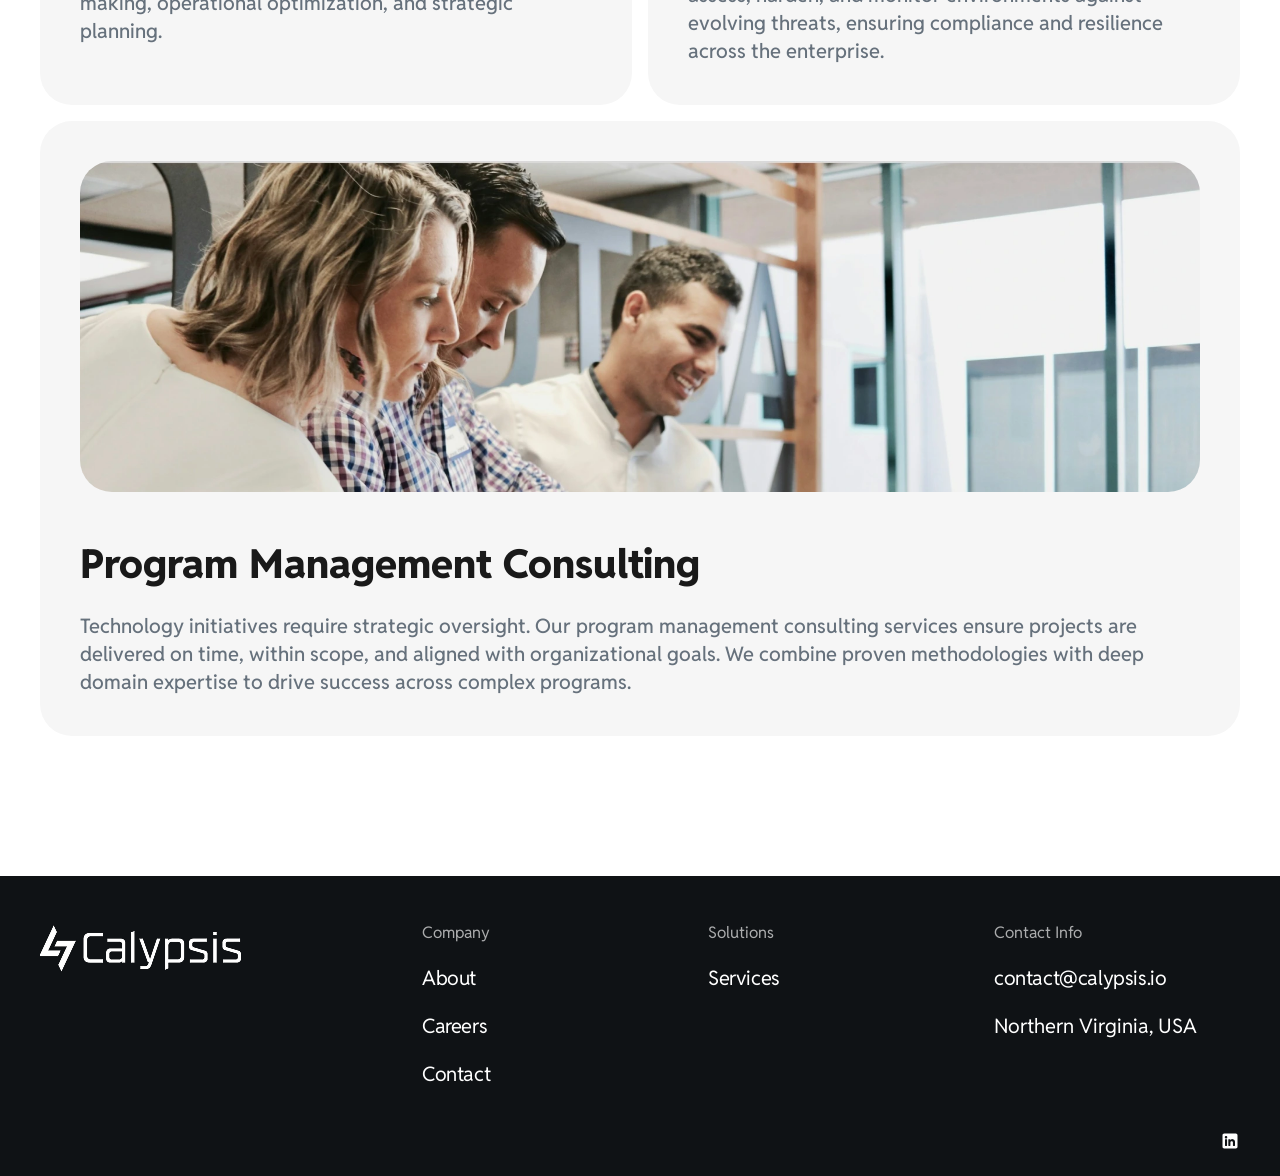
<file: services.html>
<!DOCTYPE html>
<html lang="en">
<head>
	<meta charset="UTF-8">
	<meta name="viewport" content="width=device-width, initial-scale=1.0">
	<title>Services | Calypsis &mdash; AI, Cloud, DevSecOps & Cybersecurity</title>
	<meta name="description" content="End-to-end technology and consulting services from Calypsis: AI & automation, IT modernization, DevSecOps, software development, cloud computing, data analytics, cybersecurity, and program management.">
	<meta name="keywords" content="Calypsis services, AI automation, IT modernization, DevSecOps, cloud computing, data analytics, cybersecurity, program management, federal IT services">
	<meta name="author" content="Calypsis">
	<meta name="robots" content="index, follow">
	<meta name="theme-color" content="#191919">
	<link rel="canonical" href="https://calypsis.io/services.html">
	<meta property="og:type" content="website">
	<meta property="og:url" content="https://calypsis.io/services.html">
	<meta property="og:title" content="Services | Calypsis">
	<meta property="og:description" content="End-to-end technology and consulting solutions that empower organizations to modernize, innovate, and secure mission-critical operations.">
	<meta property="og:image" content="https://calypsis.io/img/services-back.webp">
	<meta name="twitter:card" content="summary_large_image">
	<meta name="twitter:title" content="Services | Calypsis">
	<meta name="twitter:description" content="End-to-end technology and consulting solutions that empower organizations to modernize, innovate, and secure mission-critical operations.">
	<meta name="twitter:image" content="https://calypsis.io/img/services-back.webp">
	<link rel="preconnect" href="https://fonts.googleapis.com">
	<link rel="preconnect" href="https://fonts.gstatic.com" crossorigin>
	<link rel="preload" as="image" href="img/services-back.webp" fetchpriority="high">
	<link rel="stylesheet" href="https://fonts.googleapis.com/css2?family=Reddit+Sans:ital,wght@0,400;0,500;0,800;1,400&display=block">
	<link rel="stylesheet" href="css/style.css">
	<link rel="icon" type="image/x-icon" href="img/calypsismini.ico">
</head>
<body>
	<header>
		<div class="container">
			<div class="outer__header">
				<a href="index.html" aria-label="Calypsis home">
					<img src="img/logo.png" alt="Calypsis logo" width="203" height="48" fetchpriority="high">
				</a>
				<ul role="navigation" aria-label="Primary">
					<li><a href="about-us.html">About</a></li>
					<li><a href="services.html" aria-current="page">Services</a></li>
					<li><a href="contact-us.html">Contact</a></li>
					<li><a href="careers.html">Careers</a></li>
				</ul>
				<div class="btn">
					<a href="contact-us.html">Connect</a>
				</div>
				<div class="menu__btn">
					<a href="#menu" role="button" aria-label="Toggle navigation menu" aria-expanded="false" aria-controls="primary-menu">
						<span></span>
						<span></span>
						<span></span>
					</a>
				</div>
			</div>
		</div>
	</header>
	<main>
	<section class="hero__section contact-us" style="background:url('img/services-back.webp')">
		<div class="container">
			<div class="outer__hero">
				<div class="box">
					<h1 class="extra-bold">Services</h1>
					<p>At Calypsis, we deliver end-to-end technology and consulting solutions that  empower<br>
					 organizations to modernize, innovate, and secure their mission-critical operations.</p>
				</div>
			</div>
		</div>
	</section>
	<section class="services__wrapper">
		<div class="container">
			<div class="outer__services">
				<article class="elem">
					<div class="media">
						<img src="img/template1.webp" alt="AI and advanced automation" width="441" height="290" loading="lazy" decoding="async">
					</div>
					<div class="desc">
						<p>AI & Advanced Automation</p>
						<span>Harness the power of artificial intelligence and robotic process automation to streamline workflows, reduce manual effort, and accelerate mission outcomes.</span>
						<span>Our automation solutions integrate seamlessly with existing systems, enabling organizations to improve efficiency, enhance decision-making, and unlock new levels of productivity.</span>
					</div>
				</article>


				<article class="elem">
					<div class="media">
						<img src="img/template2.webp" alt="Business systems and IT modernization" width="441" height="290" loading="lazy" decoding="async">
					</div>
					<div class="desc">
						<p>Business Systems & IT Modernization</p>
						<span>Legacy systems can hinder agility and innovation. We specialize in modernizing business systems and IT infrastructure, migrating outdated platforms to modern, cloud-native architectures. Our approach ensures improved performance, reduced technical debt, and enhanced security, all while aligning with your mission objectives.</span>
					</div>
				</article>


				<article class="elem">
					<div class="media">
						<img src="img/template3.webp" alt="DevSecOps" width="441" height="290" loading="lazy" decoding="async">
					</div>
					<div class="desc">
						<p>DevSecOps</p>
						<span>Architectural design and platform engineering cannot be an afterthought. Our DevSecOps approach embeds security into every stage of the development lifecycle, ensuring compliance and resilience. By integrating development, security, and operations, we deliver faster deployments without compromising on protection.</span>
					</div>
				</article>


				<article class="elem">
					<div class="media">
						<img src="img/template4.webp" alt="Software development and cloud computing" width="441" height="290" loading="lazy" decoding="async">
					</div>
					<div class="desc">
						<p>Software Development & Cloud Computing</p>
						<span>From custom applications to enterprise-grade cloud solutions, we design and develop solutions that meets the unique requirements of government agencies. Our cloud computing expertise enables secure, scalable deployments that support modernization and mission-critical operations.</span>
					</div>
				</article>

				<article class="elem">
					<div class="media">
						<img src="img/template5.webp" alt="Data science and analytics" width="441" height="290" loading="lazy" decoding="async">
					</div>
					<div class="desc">
						<p>Data Science & Analytics</p>
						<span>Data is one of your most valuable assets. We help organizations unlock actionable insights through advanced analytics, machine learning, and predictive modeling. Our solutions enable informed decision-making, operational optimization, and strategic planning.</span>
					</div>
				</article>


				<article class="elem">
					<div class="media">
						<img src="img/template6.webp" alt="Cybersecurity and risk management" width="441" height="290" loading="lazy" decoding="async">
					</div>
					<div class="desc">
						<p>Cybersecurity & Risk Management</p>
						<span>Protect mission-critical assets with layered cybersecurity and risk management programs. We assess, harden, and monitor environments against evolving threats, ensuring compliance and resilience across the enterprise.</span>
					</div>
				</article>


				<article class="elem double">
					<div class="media">
						<img src="img/template7.webp" alt="Program management consulting" width="441" height="290" class="mobile-image" loading="lazy" decoding="async">
						<img src="img/service-7.webp" class="desktop" alt="Program management consulting" width="1920" height="572" loading="lazy" decoding="async">
					</div>
					<div class="desc">
						<p>Program Management Consulting</p>
						<span>Technology initiatives require strategic oversight. Our program management consulting services ensure projects are delivered on time, within scope, and aligned with organizational goals. We combine proven methodologies with deep domain expertise to drive success across complex programs.</span>
					</div>
				</article>
			</div>
		</div>
	</section>
	</main>
	<footer>
		<div class="container">
			<div class="outer__footer">
				<div class="top">
					<div class="logo">
						<a href="index.html" aria-label="Calypsis home">
							<img src="img/logo.png" alt="Calypsis logo" width="203" height="48" loading="lazy" decoding="async">
						</a>
					</div>
					<div class="menus">
						<div class="menu">
							<p>Company</p>
							<ul>
								<li><a href="about-us.html">About</a></li>
								<li><a href="careers.html">Careers</a></li>
								<li><a href="contact-us.html">Contact</a></li>
							</ul>
						</div>

						<div class="menu">
							<p>Solutions</p>
							<ul>
								<li><a href="services.html">Services</a></li>
							</ul>
						</div>

						<div class="menu">
							<p>Contact Info</p>
							<ul>
								<li><a href="mailto:contact@calypsis.io">contact@calypsis.io</a></li>
								<li>Northern Virginia, USA</li>
							</ul>
						</div>
					</div>
				</div>
				<div class="bottom">
					
					<ul>
						<li><a href="https://www.linkedin.com/company/calypsisllc/" target="_blank" class="icon" aria-label="LinkedIn"><img src="img/linkedin.svg" alt="" width="24" height="24" loading="lazy" decoding="async"></a></li>
					</ul>
				</div>
			</div>
		</div>
	</footer>
	<script src="https://code.jquery.com/jquery-3.7.1.min.js" integrity="sha256-/JqT3SQfawRcv/BIHPThkBvs0OEvtFFmqPF/lYI/Cxo=" crossorigin="anonymous" defer></script>
	<script src="js/script.js" defer></script>
</body>
</html>
</file>
<file: css/style.css>
body,html{
	margin:0px;
	padding:0px;
}
body *{
	box-sizing:border-box;
	font-family:"Reddit Sans" ,sans-serif;
}
.container{
	max-width: 1440px;
	padding-left: 40px;
	padding-right: 40px;
	width: 100%;
	margin-left: auto;
	margin-right: auto;
}
.hero__section .outer__hero{
	min-height: 100vh;
	display: flex;
	align-items: flex-start;
	justify-content: flex-end;
	flex-direction: column;
	padding-bottom: 90px;
	position: relative;
}
.hero__section{
	background-repeat: no-repeat!important;
	background-size: cover!important;
	background-position: center!important;
	position: relative;
}
.hero__section:before{
	content:"";
	position: absolute;
	left:0px;
	bottom:0px;
	width: 100%;
	height:100%;
	opacity:.4;
	background:linear-gradient(to bottom , rgba(0,0,0,0) , rgba(0,0,0,1));
}
.hero__section .outer__hero .box{
	padding:16px 64px;
	position: relative;
	z-index: 2;
}
.hero__section .outer__hero .box>span{
	display: block;
	margin-bottom: 16px;
	font-size: 20px;
	line-height: 30px;
	color:#F2F2F2;
}
.hero__section .outer__hero .box>h1{
	margin:0px;
	font-size: 48px;
	line-height: 120%;
	font-weight: 500;
	color:#FFFFFF;
	letter-spacing: -0.02em;
}
.hero__section .outer__hero .box>h1 span{
	font-weight: 800;
}
header{
	position: fixed;
	top:40px;
	left:0px;
	width: 100%;
	z-index: 5;
}
header .outer__header{
	padding:20px 40px;
	border-radius: 20px;
	backdrop-filter: blur(15px);
	background-color:rgba(246,246,246,.15);
	display: flex;
	align-items: center;
	justify-content: space-between;
}
header .outer__header>a{
	display: inline-flex;
	align-items: center;
	justify-content: center;
	transition:.3s ease all;
}
header .outer__header>a:hover{
	opacity:.7;
}
header .outer__header ul{
	margin:0px;
	padding:0px;
	list-style-type: none;
	display: flex;
	align-items: center;
	justify-content: center;
}
header .outer__header ul>li{
	margin-right: 8px;
}
header .outer__header ul>li:last-child{
	margin-right: 0px;
}
header .outer__header ul>li>a{
	padding:8px 16px;
	display: inline-flex;
	align-items: center;
	justify-content: center;
	font-size: 20px;
	line-height: 140%;
	font-weight: 500;
	text-decoration: none;
	color:#FFFFFF;
	transition:.3s ease all;
	border-radius: 8px;
}
header .outer__header ul>li>a:hover{
	background-color:rgba(255,255,255,.2);
}
header .outer__header .btn{
	display: inline-flex;
	align-items: center;
	justify-content: center;
}
header .outer__header .btn>a:hover{
	opacity:.85;
}
header .outer__header .btn>a{
	display: inline-flex;
	align-items: center;
	justify-content: center;
	text-decoration: none;
	padding-left: 24px;
	padding-right: 24px;
	min-height: 48px;
	background-color:#191919;
	border-radius: 32px;
	font-size: 16px;
	line-height: 22px;
	color:#FFFFFF;
	text-transform: uppercase;
	transition:.3s ease all;
}
.desc__wrapper{
	padding-top: 140px;
	padding-bottom: 70px;
}
.desc__wrapper .outer__desc{
	max-width: 1218px;
	margin-left: auto;
	margin-right: auto;
	padding-top: 24px;
	padding-bottom: 40px;
	padding-left: 58px;
	padding-right: 58px;
	text-align: center;
}
.desc__wrapper .outer__desc>h2{
	margin-top: 0px;
	font-size: 48px;
	line-height: 120%;
	color:#191919;
	font-weight: 800;
	letter-spacing: -0.02em;
	margin-bottom: 24px;
}
.desc__wrapper .outer__desc>p{
	font-size: 40px;
	margin-top: 24px;
	margin-bottom: 24px;
	line-height: 140%;
	font-weight: 500;
	color:#191919;
}
.desc__wrapper .btn{
	display: flex;
	justify-content: center;
	align-items: center;
}
.desc__wrapper .btn>a{
	display: inline-flex;
    align-items: center;
    justify-content: center;
    text-decoration: none;
    padding-left: 24px;
    padding-right: 24px;
    min-height: 48px;
    background-color: #191919;
    border-radius: 32px;
    font-size: 16px;
    line-height: 22px;
    color: #FFFFFF;
    text-transform: uppercase;
    transition: .3s ease all;
}
.desc__wrapper .btn>a:hover{
	opacity:.85;
}
.desc__wrapper .grid__elems{
	display: grid;
	grid-template-columns: repeat(4 ,1fr);
	grid-column-gap: 8px;
	grid-row-gap:20px;
	grid-auto-rows: 1fr;
	padding-bottom: 70px;
}
.desc__wrapper .grid__elems .box{
	padding:20px;
	background-color:#E9E9E9;
	border-radius: 24px;
}
.desc__wrapper .grid__elems .box>p{
	margin:0px;
	font-size: 28px;
	line-height: 120%;
	font-weight: 500;
	letter-spacing: -0.04em;
	color:#191919;
}
.desc__wrapper .grid__elems .box>.media{
	position: relative;
	padding-bottom: 65.6%;
	margin-bottom: 10px;
	width: 100%;
}
.desc__wrapper .grid__elems .box>.media img{
	position: absolute;
	left:0px;
	top:0px;
	border-radius: 20px;
	width: 100%;
	height:100%;
	object-fit: cover;
}
.desc__wrapper .grid__elems .box.main{
	background-color:#2D2D2D;
	display: flex;
	align-items: flex-start;
	justify-content: center;
	flex-direction: column;
}
.desc__wrapper .grid__elems .box.main>h2{
	margin-top: 0px;
	margin-bottom: 24px;
	font-size: 48px;
	line-height: 120%;
	color:#FFFFFF;
	font-weight: 800;
}
.desc__wrapper .grid__elems .box.main>p{
	margin:0px;
	font-size: 16px;
	line-height: 140%;
	color:#FFFFFF;
	font-weight: 400;
}
.desc__wrapper .grid__elems .box.main .btn{
	display: flex;
	justify-content: flex-start;
	margin-top: 24px;
}
.desc__wrapper .grid__elems .box.main .btn>a{
	display: inline-flex;
	align-items: center;
	justify-content: center;
	padding:4px 26px;
	min-height: 39px;
	background-color: transparent;
	border:3px solid #DCDCDC;
	text-decoration: none;
	font-size: 16px;
	line-height: 140%;
	color:#FFFFFF;
	transition:.3s ease all;
}
.desc__wrapper .grid__elems .box.main .btn>a:hover{
	background-color:rgba(220,220,220,.15);
}
header .outer__header{
	transition:.3s ease all;
}
header.active .outer__header{
	background-color:rgba(0,0,0,.3);
}
.outer__article{
	min-height: 800px;
	padding-bottom: 40px;
	display: flex;
	align-items: flex-end;
	justify-content: flex-start;
}
.article__outer--box{
	padding-top: 70px;
	padding-bottom: 70px;
}
.article__box{
	background-repeat: no-repeat!important;
	background-size: cover!important;
	background-position: center!important;
}
.outer__article>h2{
	margin:0px;
	font-size: 128px;
	line-height: 100%;
	letter-spacing: -0.02em;
	font-weight: 800;
	color:#FFFFFF;
	text-transform: uppercase;
}
.cta__wrapper{
	padding-bottom: 70px;
	padding-top: 70px;
}
.cta__wrapper .outer__cta{
	display: grid;
	grid-template-columns: repeat(2,1fr);
	grid-column-gap: 16px;
}
.cta__wrapper .outer__cta .media{
	display: flex;
	align-items: center;
	justify-content: center;
}
.cta__wrapper .outer__cta .media>img{

	border-radius: 24px;
	max-width: 100%;
	height: 100%;
	object-fit: cover;
}
.cta__wrapper .outer__cta .desc{
	width: 100%;
	background-color:#F6F6F6;
	border-radius: 24px;
	display: flex;
	align-items: center;
	justify-content: center;
}
.cta__wrapper .outer__cta .desc .inn{
	max-width: 412px;
	margin-left: auto;
	margin-right: auto;
}
.cta__wrapper .outer__cta .desc .inn>h2{
	margin-top: 0px;
	margin-bottom: 40px;
	font-size: 48px;
	line-height: 120%;
	font-weight: 800;
	color:#1A1A1A;
	letter-spacing: -0.02em;
}
.cta__wrapper .outer__cta .desc .inn>.btn{
	display: inline-flex;
	align-items: center;

}
.cta__wrapper .outer__cta .desc .inn>.btn>a{
	display: inline-flex;
	align-items: center;
	justify-content: center;
	min-height: 64px;
	padding-left: 48px;
	padding-right: 48px;
	border-radius: 32px;
	background-color:#191919;
	text-decoration: none;
	font-size: 16px;
	line-height: 22px;
	color:#FFFFFF;
	text-transform: uppercase;
}
.cta__wrapper .outer__cta .desc .inn>.btn>a{
	transition:.3s ease all;
}
.cta__wrapper .outer__cta .desc .inn>.btn>a:hover{
	opacity:.85;
}
footer{
	background-color:#0F1215;
	padding-top: 48px;
}
footer .outer__footer{
	padding:25px 0px;
	padding-top: 0px;
}
footer .bottom{
	display: flex;
	align-items: center;
	margin-top: 16px;
	padding-top: 25px;
	justify-content: space-between;
}
footer .bottom ul{
	padding:0px;
	list-style-type: none;
	margin:0px;
	display: flex;
	align-items: center;
	justify-content: flex-start;
}
footer .bottom ul>li{
	font-size: 13px;
	margin-right: 44px;
	line-height: 18px;
	color:rgba(255,255,255,.65);
	display: flex;
	align-items: center;
	justify-content: center;
}
footer .bottom ul>li:last-child{
	margin-right: 0px;
}
footer .bottom ul>li>a{
	text-decoration: none;
	display: inline-flex;
	align-items: center;
	justify-content: center;
	font-size: 13px;
	line-height: 18px;
	color:rgba(255,255,255,.65);
	transition:.3s ease all;
}
footer .bottom ul>li>a.icon:hover{
	opacity:.7;
}
footer .bottom ul>li>a:hover{
	color:rgba(255,255,255,1);
}
footer{
	margin-top: 70px;
}
footer .top{
	display: flex;
	align-items: flex-start;
	justify-content: space-between;
}
footer .top .menus .menu{
	width: 100%;
}
footer .top .menus{
	width: 100%;
	gap:40px;
	max-width: 818px;
	display: flex;
	align-items: flex-start;
	justify-content: space-between;
}
footer .top .menus>.menu>p{
	margin-top: 0px;
	margin-bottom: 20px;
	font-size: 16px;
	line-height: 18px;
	color:rgba(255,255,255,.65);
}
footer .top .menus>.menu ul{
	padding:0px;
	list-style-type: none;
	margin:0px;
	display: flex;
	flex-direction: column;
	align-items: flex-start;
}
footer .top .menus>.menu ul>li{
	font-size: 20px;
	line-height: 32px;
	color:#FFFFFF;
	letter-spacing: -0.02px;
}
footer .top .menus>.menu ul>li{
	margin-bottom: 16px;
}
footer .top .menus>.menu ul>li>a{
	text-decoration: none;
	font-size: 20px;
	line-height: 32px;
	color:#fff;
	letter-spacing: -0.02em;
	transition:.3s ease all;
}
footer .top .menus>.menu ul>li>a:hover{
	opacity:.85;
}
footer .top .menus>.menu ul>li:last-child{
	margin-bottom: 0px;
}
.outer__article>h2{
	text-shadow:0px 0px 8px rgba(0,0,0,.35);
}
.cta__wrapper .outer__cta .desc{
	min-height: 380px;
}
.cta__wrapper .outer__cta .desc .inn{
	max-width: 452px;
	padding-left: 20px;
	padding-right: 20px;
} 
.hero__section .box>p{
	margin-top: 0px;
	margin-bottom: 15px;
	font-size: 24px;
	line-height: 140%;
	color:#F2F2F2;
	font-weight: 500;
}
.hero__section.contact-us .box{
	padding-bottom: 0px;
	padding-left: 40px;
	padding-right: 40px;
}
.hero__section .box>p:last-child{
	margin-bottom: 0px;
}
.hero__section .box>h1.extra-bold{
	font-weight: 800;
	margin-bottom: 16px;
}
.conversation__block{
	padding-top: 70px;
	padding-bottom: 70px;
}
.conversation__block .outer__conversation>p span{
	font-weight: 800;
}
.conversation__block .outer__conversation>p{
	margin:0px;
	font-size: 32px;
	line-height: 140%;
	color:#FFFFFF;
	font-weight: 500;
}
.conversation__block .outer__conversation>h2{
	margin-top: 0px;
	margin-bottom: 40px;
	font-size: 48px;
	line-height: 120%;
	font-weight: 800;
	color:#FFFFFF;
	letter-spacing: -0.02em;
}
.conversation__block .outer__conversation{
	border-radius: 24px;
	background-color:#2D2D2D;
	padding:80px;
}
.reach-out{
	padding-top: 140px;
	padding-bottom: 70px;
}
.reach-out .outer__reach .desc .inn>ul>li{
	margin-bottom: 4px;
}
.reach-out .outer__reach .desc .inn>ul>li:last-child{
	margin-bottom: 0px;
}
.reach-out .outer__reach .desc .inn>ul{
	padding:0px;
	padding-left:25px;
	margin:0px;
	font-size: 24px;
	line-height: 140%;
	font-weight: 500;
	color:#191919;
}
.reach-out .outer__reach .desc .inn>h2{
	margin-top: 0px;
	margin-bottom: 24px;
	font-size: 48px;
	line-height: 120%;
	color:#191919;
	font-weight: 800;
}
.reach-out .outer__reach .desc .inn{
	width: 100%;
	max-width: 520px;
	margin-left: auto;
	margin-right: auto;
}
.reach-out .outer__reach .desc{
	display: flex;
	align-items: center;
	justify-content: center;
	padding-left: 20px;
	padding-right: 20px;
	width: 100%;
	border-radius: 32px;
	background-color:#F6F6F6;
}
.reach-out .outer__reach .media img{
	max-width: 100%;
	border-radius: 32px;
}
.reach-out .outer__reach .media{
	display: flex;
	align-items: center;
	justify-content: center;
}
.reach-out .outer__reach{
	display: grid;
	grid-template-columns: repeat(2 ,1fr);
	grid-column-gap: 8px;
}
.reach-out.who-we-are .outer__reach .desc{
	padding:80px;
}
.reach-out.who-we-are .outer__reach .desc .inn>p span{
	font-weight: 800;
}
.reach-out.who-we-are .outer__reach .desc .inn>p{
	margin-top: 0px;
	margin-bottom: 40px;
	font-size: 32px;
	line-height: 140%;
	font-weight: 500;
	color:#191919;
}
.reach-out.who-we-are .outer__reach .desc .inn>p:last-child{
	margin-bottom: 0px;
}
.reach-out.who-we-are .outer__reach .inn{
	max-width: 100%;
}
.reach-out.who-we-are .outer__reach{
	grid-template-columns: 1fr;
}
.reach-out.why-we .outer__reach>.desc .inn>p{
	margin:0px;
	font-size: 28px;
	line-height: 140%;
	font-weight: 500;
	color:#FFFFFF;
}
.reach-out.why-we{
	padding-top: 70px;
}
.reach-out.why-we .outer__reach>.desc .inn>h2{
	color:#fff;
}
.reach-out.why-we .outer__reach>.desc{
	background-color:#2D2D2D;
}
.services__wrapper{
	padding-top: 140px;
	padding-bottom: 70px;
}
.services__wrapper .outer__services .elem .media>img{
	width: 100%;
	max-width: 100%;
	border-radius: 32px;
}
.services__wrapper .outer__services .elem .media{
	margin-bottom: 48px;
	position: relative;
	padding-bottom: 64.1%;
}
.services__wrapper .outer__services>.elem .media img{
	position: absolute;
	left:0px;
	top:0px;
	width: 100%;
	height:100%;
	object-fit: cover;
}
.services__wrapper .outer__services .elem .desc>span{
	margin:0px;
	font-size: 20px;
	line-height: 140%;
	color:#66717C;
	font-weight: 500;
}
.services__wrapper .outer__services .elem.double{
	grid-column-start: 1;
	grid-column-end: 3;
}
.services__wrapper .outer__services .elem.double .media{
	position: relative;
	padding-bottom: 29.6%;
	width: 100%;
}
.services__wrapper .outer__services .elem.double .media img{
	position: absolute;
	left:0px;
	top:0px;
	width: 100%;
	height:100%;
	object-fit: cover;
	object-position: top left;
}
.services__wrapper .outer__services .elem .desc>p{
	margin-top: 0px;
	margin-bottom: 24px;
	letter-spacing: -0.02px;
	font-size: 40px;
	line-height: 120%;
	color:#191919;
	font-weight: 800;
}
.services__wrapper .outer__services>.elem{
	padding:40px;
	border-radius: 32px;
	background-color:#F6F6F6;
}
.services__wrapper .outer__services{
	display: grid;
	grid-template-columns: repeat(2, 1fr);
	grid-column-gap: 16px;
	grid-row-gap:16px;
}
.services__wrapper + footer{
	margin-top: 0px;
}
.join__mission{
	padding-top: 140px;
	padding-bottom: 70px;
}
.join__mission .media{
	grid-auto-rows: 1fr;
}
.join__mission .media .image__double{
	display: flex;
	flex-direction: column;
	justify-content: space-between;
}
.join__mission .media .image__double>.img>img{
	height:100%;
	width: 100%;
	object-fit: cover;
}
.join__mission .outer__join .desc>p{
	margin:0px;
	font-size: 24px;
	line-height: 140%;
	color:#191919;
	font-weight: 500;
}
.join__mission .outer__join .desc>h2{
	margin-top: 0px;
	margin-bottom: 24px;
	font-size: 48px;
	line-height: 120%;
	font-weight: 800;
	color:#191919;
}
.join__mission .outer__join .desc{
	width: 100%;
	max-width: 540px;
}
.join__mission .outer__join{
	background:url('../img/back-dots.webp');
	background-repeat: no-repeat;
	background-size: cover;
	background-position: center;
	background-color:#F6F6F6;
	border-radius: 32px;
	padding:80px 0px;
	display: flex;
	align-items: center;
	justify-content: center;
}
.join__mission .outer__join .media img{
	max-width: 100%;
	border-radius: 32px;
}
.join__mission .outer__join .media{
	max-width: 625px;
	min-width: 625px;
	display: grid;
	width: 100%;
	margin-right: 48px;
	grid-template-columns: repeat(2 ,1fr);
	grid-column-gap: 16px;
	grid-row-gap:16px;
}
.specialization{
	padding-top: 70px;
	padding-bottom: 70px;
}
.specialization .outer__spec>.top>p{
	margin:0px;

	font-size: 24px;
	line-height: 140%;
	color:#66717C;
	font-weight: 500;
}
.specialization .outer__spec>.top>h2{
	margin-top: 0px;
	margin-bottom: 24px;
	font-size: 48px;
	line-height: 120%;
	color:#1A1A1A;
	font-weight: 800;
}
.specialization .outer__spec ul>li{
	min-height: 82px;
	display: inline-flex;
	align-items: center;
	justify-content: center;
	margin:8px;
	padding-left: 24px;
	padding-right: 24px;
	white-space: nowrap;
	border-radius: 20px;
	background-color:#2D2D2D;
	font-size: 24px;
	line-height: 120%;
	color:#FFFFFF;
	font-weight: 500;
	letter-spacing: -0.02em;
}
.specialization .outer__spec ul{
	padding:0px;
	list-style-type: none;
	margin:0px;
	display: flex;
	align-items: center;
	justify-content: center;
	max-width: 1160px;
	margin-left: auto;
	margin-right: auto;
	flex-wrap:wrap;
}
.specialization .outer__spec>.top{
	text-align: center;
	margin-bottom: 48px;
}
.specialization + .reach-out{
	padding-top: 70px;
}
.image-long{
	display: flex;
	align-items: center;
	justify-content: center;
}
.image-long>img{
	width: 100%;
	height:100%;
	object-fit: cover;
}
.join__mission .outer__join{
	padding-left: 40px;
	padding-right: 40px;
}
.join__mission .media .image__double>.img{
	margin-bottom: 16px;
}
.join__mission .media .image__double>.img:last-child{
	margin-bottom: 0px;
}
img{
	width: auto;
	height:auto;
}
.reach-out.who-we-are .outer__reach .desc .inn>p span a{
	color:#000;
}
.outer__conversation a {
	color:#1799dd;
}
.services__wrapper .outer__services .elem .desc>span{
	display: block;
	margin-bottom: 12px;
}
.services__wrapper .outer__services .elem .desc>span:last-child{
	margin-bottom: 0px;
}
footer .bottom{
	display: flex;
	justify-content: flex-end;
}
@media (max-width: 1200px){
	.join__mission .outer__join .desc>p{
		font-size: 21px;
	}
	.join__mission .outer__join .desc>h2{
		font-size: 40px;
		margin-bottom: 16px;
	}
	.join__mission .outer__join .media{
		min-width: 440px;
		max-width: 440px;
	}
	.join__mission .outer__join .media img{
		border-radius: 20px;
	}
	.join__mission .outer__join{
		padding:50px 30px;
	}
	.join__mission{
		padding-top: 75px;
	}
	.services__wrapper{
		padding-top: 70px;
	}
	.services__wrapper .outer__services .elem .desc>p{
		margin-bottom: 16px;
		font-size: 32px;
	}
	.services__wrapper .outer__services .elem .media{
		margin-bottom: 30px;
	}
	.specialization{
		padding:40px 0px;
	}
	.specialization .outer__spec>.top>h2{
		font-size: 40px;
		margin-bottom: 16px;
	}
	.specialization .outer__spec>.top>p{
		font-size: 20px;
	}
	.specialization .outer__spec>.top{
		margin-bottom: 24px;
	}
	.specialization .outer__spec ul>li{
		min-height: 60px;
		font-size: 20px;
		margin:5px;
	}
	.specialization + .reach-out{
		padding-top: 35px;
	}
	.join__mission{
		padding-bottom: 25px;
	}
	.reach-out.why-we{
		padding-top: 40px;
	}
	.reach-out.why-we .outer__reach>.desc .inn>p{
		font-size: 24px;
	}
	.reach-out.who-we-are .outer__reach .desc .inn>p{
		font-size: 24px;
		margin-bottom: 25px;
	}
	.reach-out.who-we-are .outer__reach .desc{
		padding:60px;
	}
	.reach-out{
		padding-top: 75px;
		padding-bottom: 40px;
	}
	.conversation__block{
		padding:40px 0px;
	}
	.conversation__block .outer__conversation>h2{
		font-size: 40px;
		margin-bottom: 25px;
	}
	.conversation__block .outer__conversation>p{
		font-size: 26px;
	}
	.conversation__block .outer__conversation{
		padding:60px;
	}
	.reach-out .outer__reach .desc .inn>h2{
		font-size: 40px;
		margin-bottom: 16px;
	}
	.reach-out .outer__reach .desc .inn>ul{
		font-size: 21px;
	}
	.reach-out .outer__reach .desc{
		padding-top: 20px;
		padding-bottom: 20px;
	}
	.hero__section .box>p{
		font-size: 21px;
	}
	.hero__section .box>p{
		margin-bottom: 12px;
	}
	footer{
		margin-top: 35px;
	}
	footer .top .menus{
		max-width: 640px;
	}
	footer .top .menus>.menu ul>li , footer .top .menus>.menu ul>li>a{
		font-size: 18px;
		line-height: 28px;
	}
	footer .top .menus>.menu ul>li{
		margin-bottom: 10px;
	}
	footer .top .menus>.menu>p{
		margin-bottom: 12px;
	}
	.cta__wrapper{
		padding:35px 0px;
	}
	.cta__wrapper .outer__cta .desc .inn>h2{
		font-size: 40px;
		margin-bottom: 24px;
	}
	.article__outer--box{
		padding-top: 35px;
		padding-bottom: 35px;
	}
	.outer__article>h2{
		font-size: 100px;
	}
	.desc__wrapper .grid__elems{
		grid-template-columns: repeat(2 ,1fr);
	}
	.desc__wrapper .grid__elems .box>p{
		font-size: 24px;
	}
	.desc__wrapper .grid__elems .box>p br{
		display: 	none;
	}
	.desc__wrapper .grid__elems .box.main>h2{
		font-size: 40px;
	}
	.desc__wrapper{
		padding-top: 75px;
		padding-bottom: 40px;
	}
	.desc__wrapper .outer__desc>p{
		font-size: 26px;
	}
	.desc__wrapper .outer__desc>h2{
		font-size: 40px;
	}
	.desc__wrapper .outer__desc{
		max-width: 940px;
	}
	.container{
		padding-left: 24px;
		padding-right: 24px;
	}
	header .outer__header{
		padding:20px 24px;
	}
	.hero__section .outer__hero .box>h1{
		font-size: 40px;
	}
	.hero__section .outer__hero .box>span{
		font-size: 18px;
		line-height: 28px;
	}
	.hero__section .outer__hero .box{
		padding:16px 32px;
	}
	.hero__section .outer__hero{
		padding-bottom: 45px;
	}
	.desc__wrapper .grid__elems{
		padding-bottom: 35px;
	}
}
.menu__btn{
	display: none;
}
@media (max-width: 1024px){
	.hero__section .outer__hero{
		min-height: 0px;
	}
}
@media (min-width: 991px){
	header .outer__header ul{
		display: flex!important;
	}
}
@media (max-width: 991px){
	.menu__btn{
		top:12px;
	}
	.join__mission .outer__join{
		flex-direction: column;
	}
	.join__mission .outer__join .desc{
		max-width:100%;
		margin-top: 30px;
	}
	.join__mission .outer__join .media{
		min-width: 0px;
		max-width: 100%;
		margin-right: 0px;
	}
	.services__wrapper{
		padding-top: 35px;
		padding-bottom: 35px;
	}
	.services__wrapper .outer__services>.elem{
		padding:25px;
	}
	.services__wrapper .outer__services .elem .desc>p{
		font-size: 26px;
	}
	.services__wrapper .outer__services .elem .desc>span{
		font-size: 17px;
	}
	.reach-out.why-we .outer__reach>.desc .inn>p{
		font-size: 22px;
	}
	.reach-out.who-we-are .outer__reach .desc .inn>p{
		font-size: 22px;
		margin-bottom: 15px;
	}
	.reach-out.who-we-are .outer__reach .desc{
		padding:40px;
	}
	.conversation__block .outer__conversation>h2{
		font-size: 32px;
		margin-bottom: 15px;
	}
	.conversation__block .outer__conversation>p{
		font-size: 22px;
	}
	.conversation__block .outer__conversation{
		padding:40px;
	}
	.reach-out .outer__reach .desc .inn{
		max-width: 100%;
	}
	.reach-out .outer__reach .desc{
		padding:40px 30px;
	}
	.reach-out .outer__reach .desc .inn>h2{
		font-size: 32px;
	}
	.reach-out .outer__reach .desc .inn>ul{
		font-size: 18px;
	}
	.reach-out .outer__reach {
		grid-template-columns: 1fr;
		grid-row-gap:8px;
	}
	.cta__wrapper .outer__cta .media{
		margin-bottom: 8px;
	}
	.hero__section .box>p{
		font-size: 17px;
		line-height: 22px;
	}
	footer{
		margin-top: 30px;
	}
	footer .top .menus{
		max-width: 100%;
	}
	footer .top{
		flex-direction: column;
	}
	footer .top .logo{
		margin-bottom: 15px;
	}
	.cta__wrapper .outer__cta{
		grid-template-columns: 1fr;
	}
	.cta__wrapper .outer__cta .desc .inn{
		text-align: center;
	}
	.cta__wrapper .outer__cta .desc{
		min-height: 280px;
	}
	.outer__article>h2{
		font-size: 80px;
	}
	.outer__article{
		min-height: 640px;
	}
	.menu__btn{
		display: inline-flex;
		align-items: center;
		justify-content: center;
	}
	.menu__btn>a{
		display: inline-flex;
		align-items: center;
		justify-content: center;
		flex-direction: column;
		min-width: 48px;
		max-width: 48px;
		min-height: 48px;
		border-radius: 250px;
		background-color:#191919;
		max-height: 48px;
	}
	.menu__btn>a>span{
		min-width: 32px;
		min-height: 3px;
		background-color:#fff;
		border-radius: 4px;
		margin-bottom: 5px;
		transition:transform .3s ease, opacity .3s ease;
		transform-origin:center;
	}
	.menu__btn>a>span:last-child{
		margin-bottom: 0px;
	}
	.menu__btn.active>a>span:nth-child(1){
		transform:translateY(8px) rotate(45deg);
	}
	.menu__btn.active>a>span:nth-child(2){
		opacity:0;
	}
	.menu__btn.active>a>span:nth-child(3){
		transform:translateY(-8px) rotate(-45deg);
	}
	header .outer__header>a img{
		max-width: 170px;
	}
	header .outer__header{
		padding:12px 16px;
	}
	header{
		top:25px;
	}
	header .outer__header{
		flex-wrap:wrap;
	}
	header .outer__header>ul{
		width: 100%;
		order:3;
	}
	header .outer__header>ul{
		width: 100%;
		margin-top: 12px;
		display: none;
	}
	header .outer__header>ul>li>a{
		width: 100%;
		font-size: 18px;
		padding:8px 12px;
		justify-content: flex-start;
	}
	header .outer__header>ul>li{
		width: 100%;
		margin-right: 0px;
	}
	.hero__section .outer__hero .box>h1{
		font-size: 32px;
	}
	.hero__section .outer__hero .box>span{
		margin-bottom: 12px;
		font-size: 16px;
		line-height: 24px;
	}
	.container{
		padding-left: 16px;
		padding-right: 16px;
	}
	header .outer__header{
		padding-right: 76px;
	}
	.menu__btn{
		position: absolute;
		right:16px;
	}
	.join__mission .outer__join .desc>p{
		font-size: 18px;
	}
}
.mobile-image{
	display: none;
}
@media (max-width: 767px){
	.specialization{
		padding:25px 0px;
	}
	.specialization .outer__spec>.top>p{
		font-size: 16px;
	}
	.specialization + .reach-out{
		padding-top: 25px;
	}
	.specialization .outer__spec>.top>h2{
		font-size: 32px;
	}
	.specialization .outer__spec ul>li{
		min-height: 40px;
		font-size: 14px;
		margin:4px;
		padding-left: 15px;
		padding-right: 15px;
		border-radius: 12px;
	}
	.join__mission .outer__join{
		padding:30px 15px;
	}
	.join__mission{
		padding-top: 30px;
		padding-bottom: 25px;
	}
	.join__mission .outer__join .desc>p{
		font-size: 16px;
	}
	.join__mission .outer__join .desc>h2{
		font-size: 32px;
	}
	.services__wrapper .outer__services{
		grid-template-columns: 1fr;
	}
	.mobile-image{
		display: block;
	}
	.services__wrapper .outer__services .elem.double .media{
		padding-bottom: 64.1%;
	}
	.elem.double>.media>.desktop{
		display: none;
	}
	.services__wrapper .outer__services .elem.double{
		grid-column-start: 1;
		grid-column-end: 2;
	}
	.services__wrapper .outer__services>.elem{
		padding:15px;
	}
	.services__wrapper .outer__services .elem .media{
		margin-bottom: 15px;
	}
	.services__wrapper .outer__services .elem .desc>p{
		font-size: 22px;
		margin-bottom: 10px;
	}
	.services__wrapper .outer__services .elem .desc>span{
		font-size: 15px;
	}
	.reach-out.why-we{
		padding-top: 25px;
	}
	.reach-out.why-we .outer__reach>.desc .inn>p{
		font-size: 19px;
	}
	.reach-out.who-we-are .outer__reach .desc .inn>p{
		font-size: 19px;
	}
	.desc__wrapper{
		padding-top: 30px;
		padding-bottom: 25px;
	}
	.reach-out{
		padding-bottom: 25px;
		padding-top: 30px;
	}
	footer .top .menus>.menu ul>li, footer .top .menus>.menu ul>li>a{
		font-size: 16px;
		line-height: 24px;
	}
	footer .bottom ul>li{
		margin-right: 20px;
	}
	footer .bottom ul>li ,footer .bottom ul>li>a{
		font-size: 11px;
		line-height: 24px;
	}
	footer .top .logo{
		width: 100%;
		display: flex;
		justify-content: center;
	}
	footer .top .menus{
		flex-direction: column;
		align-items: center;
		justify-content: center;
		text-align: center;
	}
	footer .top .menus>.menu ul>li, footer .top .menus>.menu ul>li>a{
		width: 100%;

	}
	.cta__wrapper{
		padding:25px 0px;
	}
	.desc__wrapper{
		padding-bottom: 25px;
	}
	.cta__wrapper .outer__cta .desc .inn>h2{
		font-size: 32px;
	}
	.outer__article>h2{
		font-size: 64px;
	}
	.desc__wrapper .grid__elems{
		padding-bottom: 15px;
	}
	.desc__wrapper .outer__desc{
		padding-bottom: 40px;
		padding-left: 0px;
		padding-right: 0px;
	}
	.desc__wrapper .outer__desc>p{
		font-size: 22px;
		margin:15px 0px;
	}
	.desc__wrapper .outer__desc>h2{
		font-size: 32px;
		margin-bottom: 15px;
	}
	.desc__wrapper .grid__elems .box>p{
		font-size: 20px;
	}
	.desc__wrapper .grid__elems .box{
		padding:15px;
	}
	.desc__wrapper .grid__elems .box.main>h2{
		font-size: 32px;
		margin-bottom: 16px;
	}
	.desc__wrapper .grid__elems .box.main .btn{
		margin-top: 16px;
	}

	.menu__btn>a{
		min-width: 36px;
		max-width: 36px;
		min-height: 36px;
		max-height: 36px;
	}
	.menu__btn>a>span{
		min-width: 22px;
		margin-bottom: 4px;
		min-height: 2px;
	}
	.menu__btn.active>a>span:nth-child(1){
		transform:translateY(6px) rotate(45deg);
	}
	.menu__btn.active>a>span:nth-child(3){
		transform:translateY(-6px) rotate(-45deg);
	}
	header .outer__header{
		padding-right: 60px;
	}
	header .outer__header .btn>a{
		min-height: 36px;
		padding-left: 16px;
		padding-right: 16px;
		font-size: 14px;
		line-height: 20px;
	}
	header .outer__header>a img{
		max-width: 130px;
	}
	.hero__section .outer__hero .box>h1{
		font-size: 26px;
		line-height: 32px;
	}
	.hero__section .outer__hero .box{
		padding:10px 16px;
	}
	.hero__section .outer__hero{
		padding-bottom: 25px;
	}
	.conversation__block .outer__conversation>p{
		font-size: 18px;
	}
	.conversation__block{
		padding:25px 0px;
	}
	.hero__section .box>p{
		font-size: 15px;
		line-height: 20px;
	}
	.reach-out.who-we-are .outer__reach .desc{
		padding:25px;
	}
}
@media (max-width: 540px){
	.reach-out.why-we .outer__reach>.desc .inn>p{
		font-size: 16px;
	}
	.reach-out.who-we-are .outer__reach .desc .inn>p{
		font-size: 16px;
	}
	.conversation__block .outer__conversation>p{
		font-size: 16px;
	}
	.conversation__block .outer__conversation{
		padding:30px;
	}
	.reach-out .outer__reach .desc{
		padding:25px;
	}
	.reach-out .outer__reach .desc .inn>ul{
		font-size: 16px;
	}
	footer .top .menus>.menu ul>li, footer .top .menus>.menu ul>li>a{
		font-size: 14px;
		line-height: 22px;
	}
	.desc__wrapper .grid__elems{
		grid-auto-rows: initial;
		grid-template-columns: 1fr;
	}
	.desc__wrapper .grid__elems .box.main{
		padding:35px 15px;
	}
	.desc__wrapper .grid__elems .box.main>h2 br{
		display: none;
	}
	footer .bottom{
		align-items: flex-end;
	}
	footer .bottom ul{
		align-items: flex-start;
		flex-direction: column-reverse;
	}
}
@media (max-width: 360px){
	.menu__btn.active>a>span:nth-child(1){
		transform:translateY(4.5px) rotate(45deg);
	}
	.menu__btn.active>a>span:nth-child(3){
		transform:translateY(-5.5px) rotate(-45deg);
	}
	header .outer__header>a img{
		max-width: 100px;
	}
	header .outer__header .btn>a{
		min-height: 30px;
		font-size: 12px;
		line-height: 18px;
		padding-left: 10px;
		padding-right: 10px;
	}
	.menu__btn>a{
		min-width: 30px;
		max-width: 30px;
		min-height: 30px;
		max-height: 30px;
	}
	header .outer__header{
		padding-right: 52px;
	}
	.menu__btn>a>span{
		min-width: 20px;
		min-height: 2px;
		margin-bottom: 3px;
	}
}
</file>
